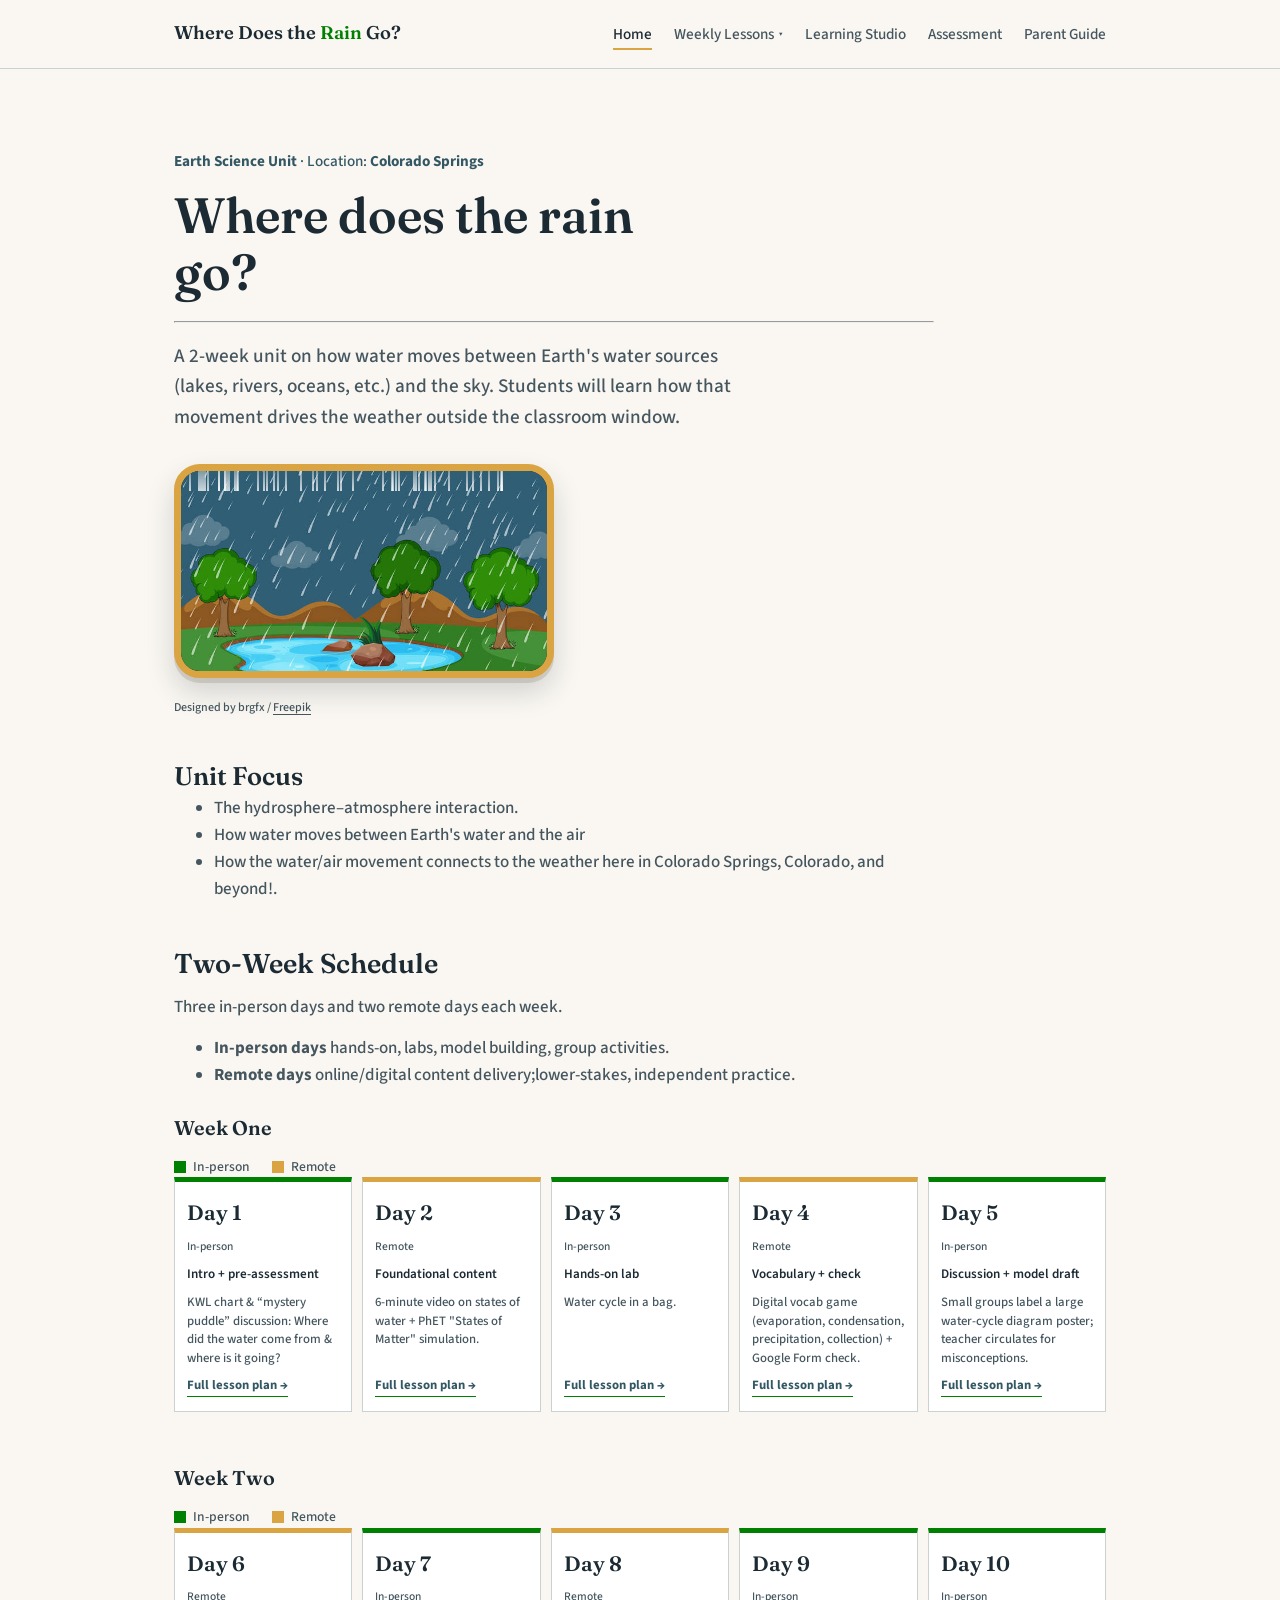
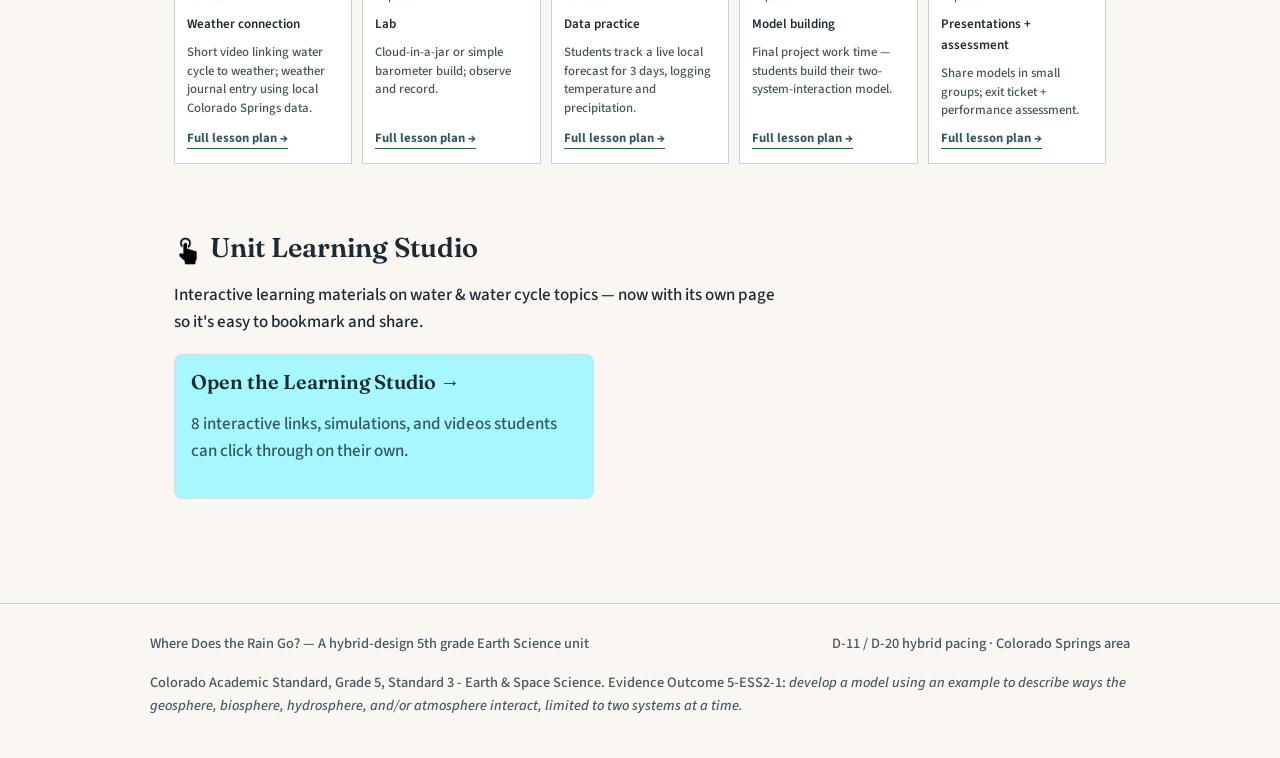
<file: index.html>
<!DOCTYPE html>
<html lang="en">
<head>
<meta charset="UTF-8">
<meta name="viewport" content="width=device-width, initial-scale=1.0">
<title>Where Does the Rain Go? · 5th Grade Earth Science Unit</title>
<meta name="description" content="A two-week hybrid 5th grade Earth science unit on the water cycle and weather, built for Colorado Springs classrooms.">
<link rel="stylesheet" href="style.css">
</head>
<body>

<header class="site-header">
  <div class="wrap">
    <a class="mark" href="index.html">Where Does the <span>Rain</span> Go?</a>
    <nav class="site-nav">
      <a href="index.html" aria-current="page">Home</a>
      <details class="nav-dropdown">
        <summary>Weekly Lessons</summary>
        <div class="dropdown-menu">
          <a href="day1-lesson.html">Day 1</a>
          <a href="day2-lesson.html">Day 2</a>
          <a href="day3-lesson.html">Day 3</a>
          <a href="day4-lesson.html">Day 4</a>
          <a href="day5-lesson.html">Day 5</a>
          <a href="day6-lesson.html">Day 6</a>
          <a href="day7-lesson.html">Day 7</a>
          <a href="day8-lesson.html">Day 8</a>
          <a href="day9-lesson.html">Day 9</a>
          <a href="day10-lesson.html">Day 10</a>
        </div>
      </details>
      <a href="learning-studio.html">Learning Studio</a>
      <a href="assessment.html">Assessment</a>
      <a href="parent-guide.html">Parent Guide</a>
    </nav>
  </div>
</header>
<main>
  <div class="hero">
    <p class="eyebrow"><b>Earth Science Unit</b> · Location: <b>Colorado Springs</b></p>
    <h1>Where does the rain go?</h1><hr>
    <p class="lede">A 2-week unit on how water moves between Earth's water sources (lakes, rivers, oceans, etc.) and the sky. Students will learn how that movement drives the weather outside the classroom window.</p>
  </div>
  <div class="hero-flex">
    <div class="rain-scene" role="img" aria-label="Illustration of a rainy pond scene with trees">
      <img src="assets/rain-pond-scene.jpg" alt="Illustration of rain falling over a pond surrounded by trees and hills">
      <div class="drops">
        <span class="drop" style="left:32.4%; animation-duration:0.93s; animation-delay:0.3s;"></span>
        <span class="drop" style="left:7.2%; animation-duration:0.78s; animation-delay:1.07s;"></span>
        <span class="drop" style="left:5.8%; animation-duration:0.62s; animation-delay:1.01s;"></span>
        <span class="drop" style="left:43.4%; animation-duration:0.65s; animation-delay:0.14s;"></span>
        <span class="drop" style="left:42.5%; animation-duration:0.66s; animation-delay:1.65s;"></span>
        <span class="drop" style="left:22.3%; animation-duration:1.07s; animation-delay:1.25s;"></span>
        <span class="drop" style="left:57.7%; animation-duration:1.09s; animation-delay:0.79s;"></span>
        <span class="drop" style="left:4.7%; animation-duration:0.74s; animation-delay:1.72s;"></span>
        <span class="drop" style="left:14.4%; animation-duration:0.75s; animation-delay:0.24s;"></span>
        <span class="drop" style="left:81.6%; animation-duration:0.89s; animation-delay:0.36s;"></span>
        <span class="drop" style="left:63.9%; animation-duration:0.87s; animation-delay:0.74s;"></span>
        <span class="drop" style="left:6.3%; animation-duration:0.7s; animation-delay:0.12s;"></span>
        <span class="drop" style="left:68.0%; animation-duration:0.76s; animation-delay:0.86s;"></span>
        <span class="drop" style="left:58.6%; animation-duration:0.75s; animation-delay:0.91s;"></span>
        <span class="drop" style="left:79.4%; animation-duration:0.72s; animation-delay:1.4s;"></span>
        <span class="drop" style="left:57.4%; animation-duration:1.04s; animation-delay:1.05s;"></span>
        <span class="drop" style="left:72.9%; animation-duration:1.09s; animation-delay:0.58s;"></span>
        <span class="drop" style="left:11.8%; animation-duration:0.98s; animation-delay:0.84s;"></span>
        <span class="drop" style="left:15.2%; animation-duration:0.62s; animation-delay:0.98s;"></span>
        <span class="drop" style="left:66.8%; animation-duration:0.89s; animation-delay:1.53s;"></span>
        <span class="drop" style="left:87.5%; animation-duration:0.95s; animation-delay:0.63s;"></span>
        <span class="drop" style="left:59.4%; animation-duration:0.83s; animation-delay:1.16s;"></span>
        <span class="drop" style="left:84.0%; animation-duration:0.84s; animation-delay:1.89s;"></span>
        <span class="drop" style="left:66.4%; animation-duration:0.95s; animation-delay:0.12s;"></span>
        <span class="drop" style="left:64.7%; animation-duration:1.01s; animation-delay:1.99s;"></span>
        <span class="drop" style="left:28.5%; animation-duration:0.93s; animation-delay:0.77s;"></span>
        <span class="drop" style="left:2.3%; animation-duration:0.68s; animation-delay:0.92s;"></span>
        <span class="drop" style="left:11.7%; animation-duration:0.98s; animation-delay:0.12s;"></span>
        <span class="drop" style="left:12.9%; animation-duration:0.8s; animation-delay:0.5s;"></span>
        <span class="drop" style="left:87.1%; animation-duration:0.82s; animation-delay:0.16s;"></span>
        <span class="drop" style="left:54.9%; animation-duration:1.01s; animation-delay:1.77s;"></span>
        <span class="drop" style="left:86.4%; animation-duration:0.81s; animation-delay:0.56s;"></span>
        <span class="drop" style="left:35.9%; animation-duration:1.08s; animation-delay:1.77s;"></span>
        <span class="drop" style="left:15.1%; animation-duration:0.72s; animation-delay:0.35s;"></span>
        <span class="drop" style="left:23.3%; animation-duration:0.89s; animation-delay:0.97s;"></span>
        <span class="drop" style="left:26.3%; animation-duration:0.81s; animation-delay:0.01s;"></span>
        <span class="drop" style="left:36.9%; animation-duration:1.08s; animation-delay:1.13s;"></span>
        <span class="drop" style="left:69.0%; animation-duration:0.91s; animation-delay:1.03s;"></span>
        <span class="drop" style="left:67.6%; animation-duration:1.05s; animation-delay:0.11s;"></span>
        <span class="drop" style="left:78.0%; animation-duration:1.0s; animation-delay:1.75s;"></span>
        <span class="drop" style="left:39.2%; animation-duration:0.65s; animation-delay:0.8s;"></span>
        <span class="drop" style="left:63.4%; animation-duration:0.63s; animation-delay:0.12s;"></span>
        <span class="drop" style="left:20.9%; animation-duration:0.77s; animation-delay:0.32s;"></span>
        <span class="drop" style="left:5.3%; animation-duration:0.68s; animation-delay:0.0s;"></span>
        <span class="drop" style="left:10.1%; animation-duration:0.61s; animation-delay:0.73s;"></span>
        <span class="drop" style="left:87.4%; animation-duration:0.67s; animation-delay:1.23s;"></span>
        <span class="drop" style="left:25.2%; animation-duration:0.78s; animation-delay:0.69s;"></span>
        <span class="drop" style="left:12.3%; animation-duration:1.1s; animation-delay:1.7s;"></span>
        <span class="drop" style="left:46.6%; animation-duration:0.64s; animation-delay:0.97s;"></span>
        <span class="drop" style="left:10.2%; animation-duration:0.73s; animation-delay:0.69s;"></span>
      </div>
    </div>
    <p class="scene-credit">Designed by brgfx / <a href="https://www.freepik.com" target="_blank" rel="noopener">Freepik</a></p>

<div class="focus-content">
  <h2>Unit Focus</h2>
  <ul class="section-lede">
    <li>The hydrosphere–atmosphere interaction.</li>
    <li>How water moves between Earth's water and the air</li>
    <li>How the water/air movement connects to the weather here in Colorado Springs, Colorado, and beyond!.</li>
  </ul>
</div>
  <section id="schedule">
    <h2>Two-Week Schedule</h2>
    <div class="focus-content">
  <p class="section-lede">Three in-person days and two remote days each week.</p>
  <ul class="section-lede">
    <li><strong>In-person days</strong> hands-on, labs, model building, group activities.</li>
    <li><strong>Remote days</strong> online/digital content delivery;lower-stakes, independent practice.</li>
  </ul>
</div>
    <div class="weeks">
      <div><br>
       <h3>Week One</h3>
                  <div class="legend">
           <span><span class="swatch in-person"></span> In-person</span>
           <span><span class="swatch remote"></span> Remote</span>
          </div>
        <div class="week-row">
          <div class="day-card in-person">
            <span class="day-num">Day 1</span>
            <span class="day-mode">In-person</span>
            <span class="day-focus">Intro + pre-assessment</span>
            <span class="day-activity">KWL chart & “mystery puddle” discussion: Where did the water come from & where is it going?</span>
            <a class="day-link" href="day1-lesson.html"><b>Full lesson plan →</b></a>
          </div>

          <div class="day-card remote">
            <span class="day-num">Day 2</span>
            <span class="day-mode">Remote</span>
            <span class="day-focus">Foundational content</span>
            <span class="day-activity">6-minute video on states of water + PhET "States of Matter" simulation.</span>
            <a class="day-link" href="day2-lesson.html"><b>Full lesson plan →</b></a>
          </div>

          <div class="day-card in-person">
            <span class="day-num">Day 3</span>
            <span class="day-mode">In-person</span>
            <span class="day-focus">Hands-on lab</span>
            <span class="day-activity">Water cycle in a bag.</span>
            <a class="day-link" href="day3-lesson.html"><b>Full lesson plan →</b></a>
          </div>

          <div class="day-card remote">
            <span class="day-num">Day 4</span>
            <span class="day-mode">Remote</span>
            <span class="day-focus">Vocabulary + check</span>
            <span class="day-activity">Digital vocab game (evaporation, condensation, precipitation, collection) + Google Form check.</span>
            <a class="day-link" href="day4-lesson.html"><b>Full lesson plan →</b></a>
          </div>

          <div class="day-card in-person">
            <span class="day-num">Day 5</span>
            <span class="day-mode">In-person</span>
            <span class="day-focus">Discussion + model draft</span>
            <span class="day-activity">Small groups label a large water-cycle diagram poster; teacher circulates for misconceptions.</span>
            <a class="day-link" href="day5-lesson.html"><b>Full lesson plan →</b></a>
          </div>
        </div>
      </div>
      <div><br>
       <h3>Week Two</h3>
                  <div class="legend">
           <span><span class="swatch in-person"></span> In-person</span>
           <span><span class="swatch remote"></span> Remote</span>
          </div>
        <div class="week-row">
          <div class="day-card remote">
            <span class="day-num">Day 6</span>
            <span class="day-mode">Remote</span>
            <span class="day-focus">Weather connection</span>
            <span class="day-activity">Short video linking water cycle to weather; weather journal entry using local Colorado Springs data.</span>
            <a class="day-link" href="day6-lesson.html"><b>Full lesson plan →</b></a>
          </div>

          <div class="day-card in-person">
            <span class="day-num">Day 7</span>
            <span class="day-mode">In-person</span>
            <span class="day-focus">Lab</span>
            <span class="day-activity">Cloud-in-a-jar or simple barometer build; observe and record.</span>
            <a class="day-link" href="day7-lesson.html"><b>Full lesson plan →</b></a>
          </div>

          <div class="day-card remote">
            <span class="day-num">Day 8</span>
            <span class="day-mode">Remote</span>
            <span class="day-focus">Data practice</span>
            <span class="day-activity">Students track a live local forecast for 3 days, logging temperature and precipitation.</span>
            <a class="day-link" href="day8-lesson.html"><b>Full lesson plan →</b></a>
          </div>

          <div class="day-card in-person">
            <span class="day-num">Day 9</span>
            <span class="day-mode">In-person</span>
            <span class="day-focus">Model building</span>
            <span class="day-activity">Final project work time — students build their two-system-interaction model.</span>
            <a class="day-link" href="day9-lesson.html"><b>Full lesson plan →</b></a>
          </div>

          <div class="day-card in-person">
            <span class="day-num">Day 10</span>
            <span class="day-mode">In-person</span>
            <span class="day-focus">Presentations + assessment</span>
            <span class="day-activity">Share models in small groups; exit ticket + performance assessment.</span>
            <a class="day-link" href="day10-lesson.html"><b>Full lesson plan →</b></a>
          </div>
        </div>
      </div>
    </div>
  </section>
  <section>
    <h2><img src="assets/icons8-interactive-67.png" alt="" width="28" height="28" style="vertical-align:middle; margin-right:8px;">Unit Learning Studio</h2>
    <p>Interactive learning materials on water &amp; water cycle topics — now with its own page so it's easy to bookmark and share.</p>
    <a class="card" href="learning-studio.html" style="text-decoration:none; background:#A7F7FF; margin-top:18px; display:block; max-width:420px;">
      <h3>Open the Learning Studio →</h3>
      <p>8 interactive links, simulations, and videos students can click through on their own.</p>
    </a>
  </section>
</main>
<footer class="site-footer">
  <div class="wrap">
    <span>Where Does the Rain Go? — A hybrid-design 5th grade Earth Science unit</span>
    <span>D-11 / D-20 hybrid pacing · Colorado Springs area</span>
    <span>Colorado Academic Standard, Grade 5, Standard 3 - Earth & Space Science. Evidence Outcome 5-ESS2-1: <i>develop a model using an example to describe ways the geosphere, biosphere, hydrosphere, and/or atmosphere interact, limited to two systems at a time.</i></span>
  </div>
</footer>
</body>
</html>
</file>
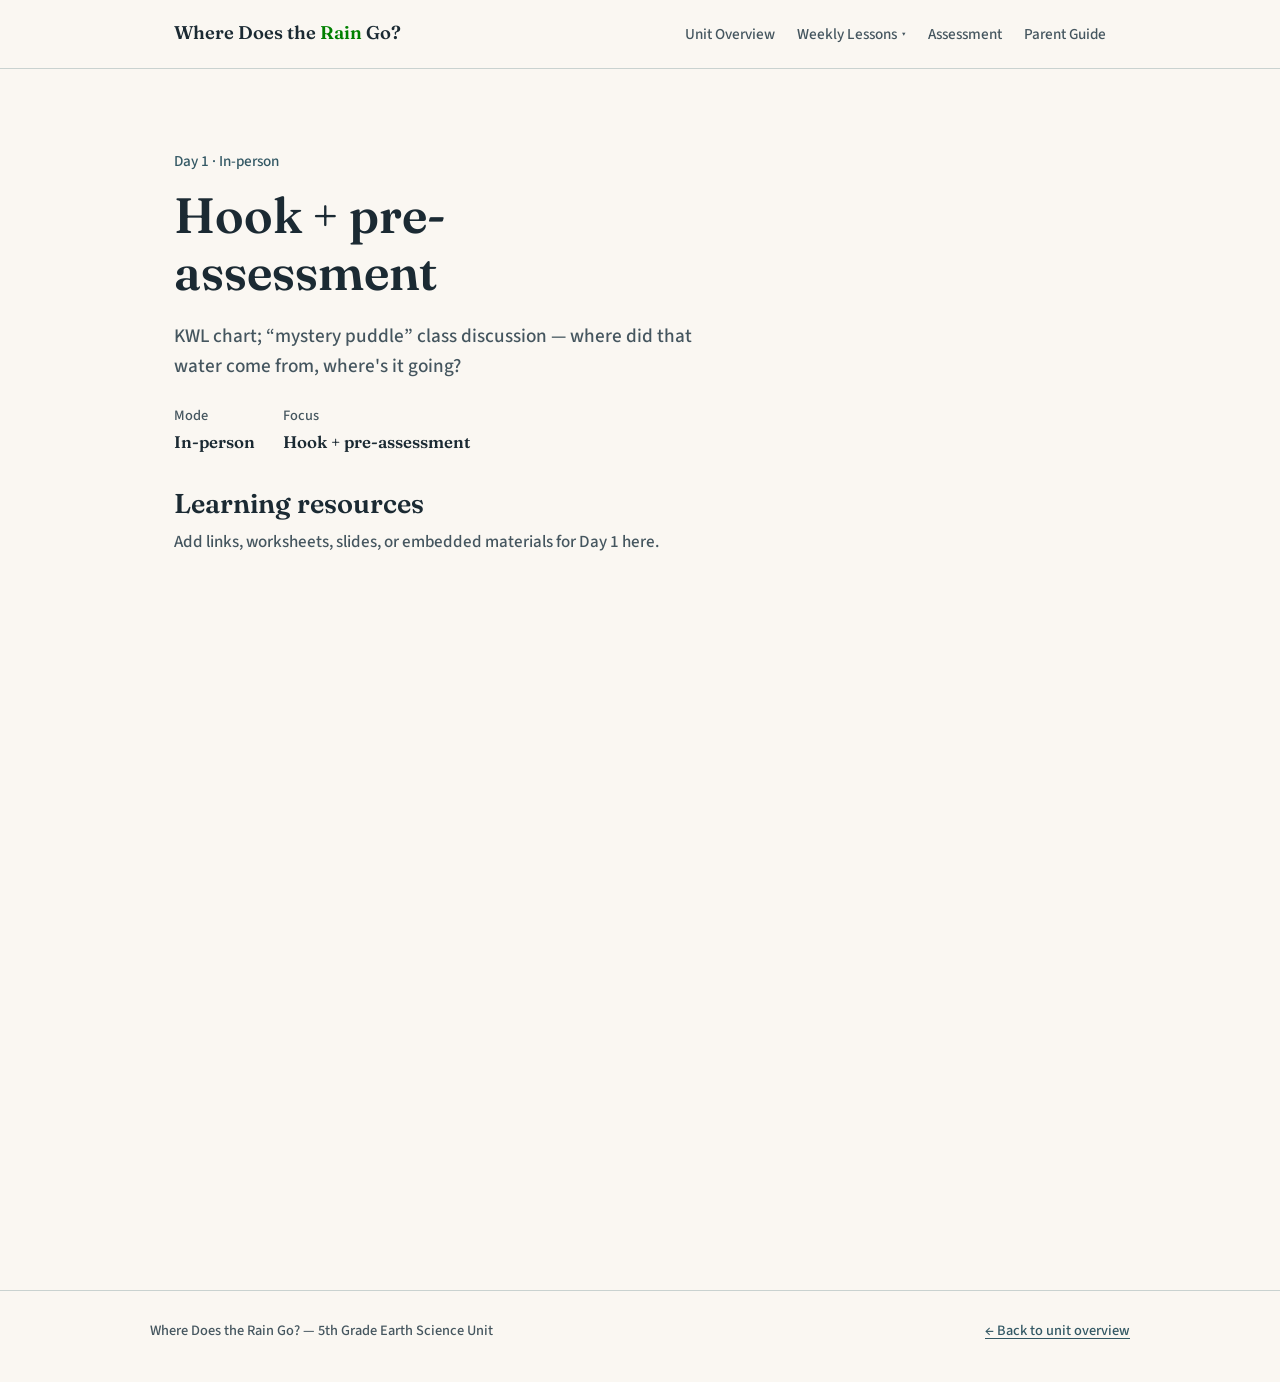
<file: day1-lesson.html>
<!DOCTYPE html>
<html lang="en">
<head>
<meta charset="UTF-8">
<meta name="viewport" content="width=device-width, initial-scale=1.0">
<title>Day 1 · Where Does the Rain Go?</title>
<link rel="stylesheet" href="style.css">
</head>
<body>

<header class="site-header">
  <div class="wrap">
    <a class="mark" href="index.html">Where Does the <span>Rain</span> Go?</a>
    <nav class="site-nav">
      <a href="index.html">Unit Overview</a>
      <details class="nav-dropdown">
        <summary>Weekly Lessons</summary>
        <div class="dropdown-menu">
          <a href="day1-lesson.html" aria-current="page">Day 1</a>
          <a href="day2-lesson.html">Day 2</a>
          <a href="day3-lesson.html">Day 3</a>
          <a href="day4-lesson.html">Day 4</a>
          <a href="day5-lesson.html">Day 5</a>
          <a href="day6-lesson.html">Day 6</a>
          <a href="day7-lesson.html">Day 7</a>
          <a href="day8-lesson.html">Day 8</a>
          <a href="day9-lesson.html">Day 9</a>
          <a href="day10-lesson.html">Day 10</a>
        </div>
      </details>
      <a href="assessment.html">Assessment</a>
      <a href="parent-guide.html">Parent Guide</a>
    </nav>
  </div>
</header>

<main>

  <div class="hero" style="padding-bottom:0;">
    <p class="eyebrow">Day 1 · In-person</p>
    <h1>Hook + pre-assessment</h1>
    <p class="lede">KWL chart; “mystery puddle” class discussion — where did that water come from, where's it going?</p>
  </div>

  <div class="meta-row">
    <div><span class="k">Mode</span><span class="v">In-person</span></div>
    <div><span class="k">Focus</span><span class="v">Hook + pre-assessment</span></div>
  </div>

  <section id="resources">
    <h2>Learning resources</h2>
    <p class="section-lede">Add links, worksheets, slides, or embedded materials for Day 1 here.</p>
    <iframe src="https://water.usgs.gov/vizlab/water-cycle" width="100%" height="600" style="border:none;"></iframe>

    <!--
      Drop resources in below, for example:

      <div class="card-grid">
        <a class="card" href="https://example.com" target="_blank" rel="noopener" style="text-decoration:none;">
          <img class="thumb" src="assets/your-image.jpg" alt="Describe the image">
          <h3>Resource name</h3>
          <p>Short description of what this resource is and how it's used in class.</p>
        </a>
      </div>

      The .thumb class auto-crops any image to a consistent 4:3 size,
      so images of any original size or shape will line up neatly.
    -->

  </section>

</main>

<footer class="site-footer">
  <div class="wrap">
    <span>Where Does the Rain Go? — 5th Grade Earth Science Unit</span>
    <a href="index.html">← Back to unit overview</a>
  </div>
</footer>

</body>
</html>
</file>
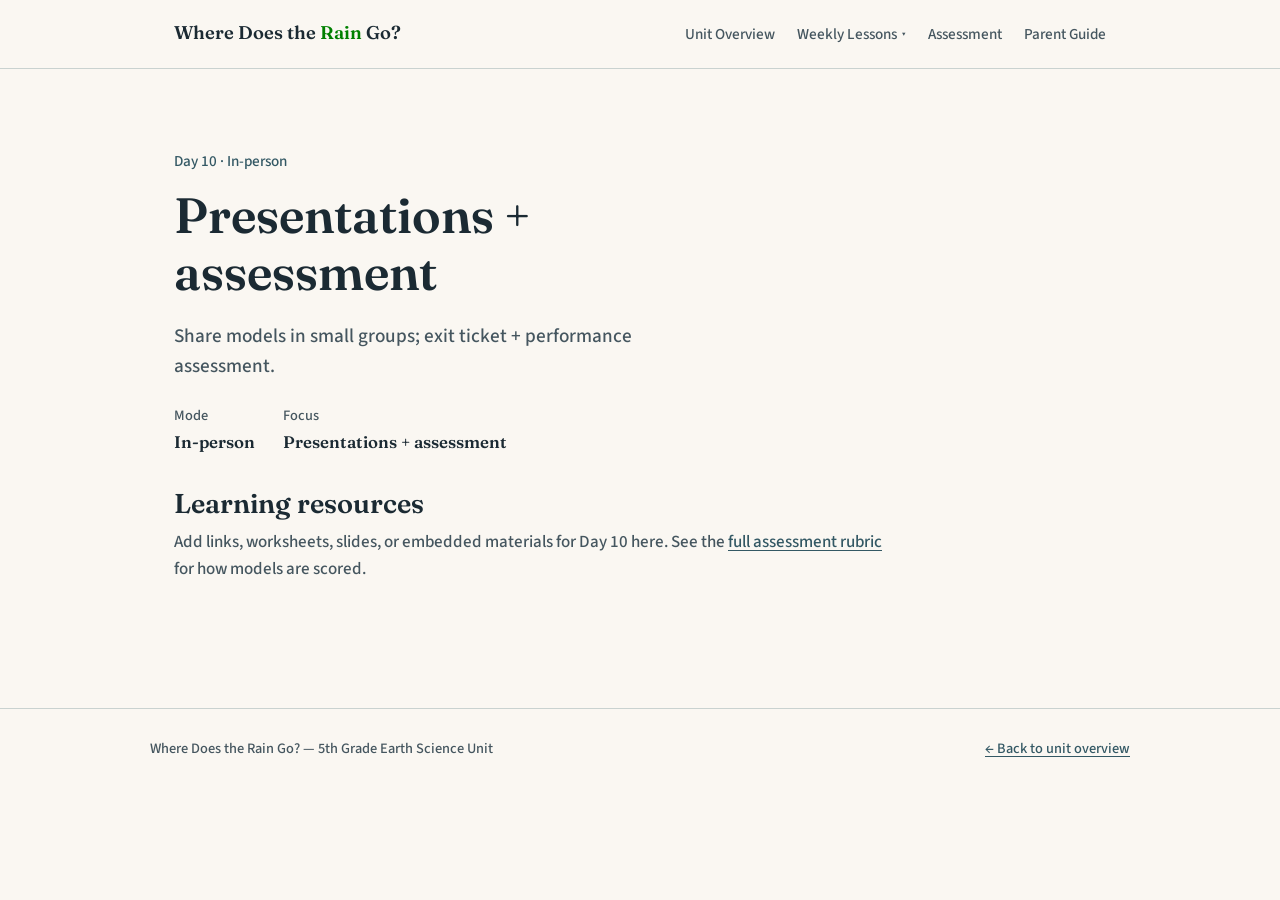
<file: day10-lesson.html>
<!DOCTYPE html>
<html lang="en">
<head>
<meta charset="UTF-8">
<meta name="viewport" content="width=device-width, initial-scale=1.0">
<title>Day 10 · Where Does the Rain Go?</title>
<link rel="stylesheet" href="style.css">
</head>
<body>

<header class="site-header">
  <div class="wrap">
    <a class="mark" href="index.html">Where Does the <span>Rain</span> Go?</a>
    <nav class="site-nav">
      <a href="index.html">Unit Overview</a>
      <details class="nav-dropdown">
        <summary>Weekly Lessons</summary>
        <div class="dropdown-menu">
          <a href="day1-lesson.html">Day 1</a>
          <a href="day2-lesson.html">Day 2</a>
          <a href="day3-lesson.html">Day 3</a>
          <a href="day4-lesson.html">Day 4</a>
          <a href="day5-lesson.html">Day 5</a>
          <a href="day6-lesson.html">Day 6</a>
          <a href="day7-lesson.html">Day 7</a>
          <a href="day8-lesson.html">Day 8</a>
          <a href="day9-lesson.html">Day 9</a>
          <a href="day10-lesson.html" aria-current="page">Day 10</a>
        </div>
      </details>
      <a href="assessment.html">Assessment</a>
      <a href="parent-guide.html">Parent Guide</a>
    </nav>
  </div>
</header>

<main>

  <div class="hero" style="padding-bottom:0;">
    <p class="eyebrow">Day 10 · In-person</p>
    <h1>Presentations + assessment</h1>
    <p class="lede">Share models in small groups; exit ticket + performance assessment.</p>
  </div>

  <div class="meta-row">
    <div><span class="k">Mode</span><span class="v">In-person</span></div>
    <div><span class="k">Focus</span><span class="v">Presentations + assessment</span></div>
  </div>

  <section id="resources">
    <h2>Learning resources</h2>
    <p class="section-lede">Add links, worksheets, slides, or embedded materials for Day 10 here. See the <a href="assessment.html">full assessment rubric</a> for how models are scored.</p>

    <!--
      Drop resources in below, for example:

      <div class="card-grid">
        <a class="card" href="https://example.com" target="_blank" rel="noopener" style="text-decoration:none;">
          <img class="thumb" src="assets/your-image.jpg" alt="Describe the image">
          <h3>Resource name</h3>
          <p>Short description of what this resource is and how it's used in class.</p>
        </a>
      </div>

      The .thumb class auto-crops any image to a consistent 4:3 size,
      so images of any original size or shape will line up neatly.
    -->

  </section>

</main>

<footer class="site-footer">
  <div class="wrap">
    <span>Where Does the Rain Go? — 5th Grade Earth Science Unit</span>
    <a href="index.html">← Back to unit overview</a>
  </div>
</footer>

</body>
</html>
</file>
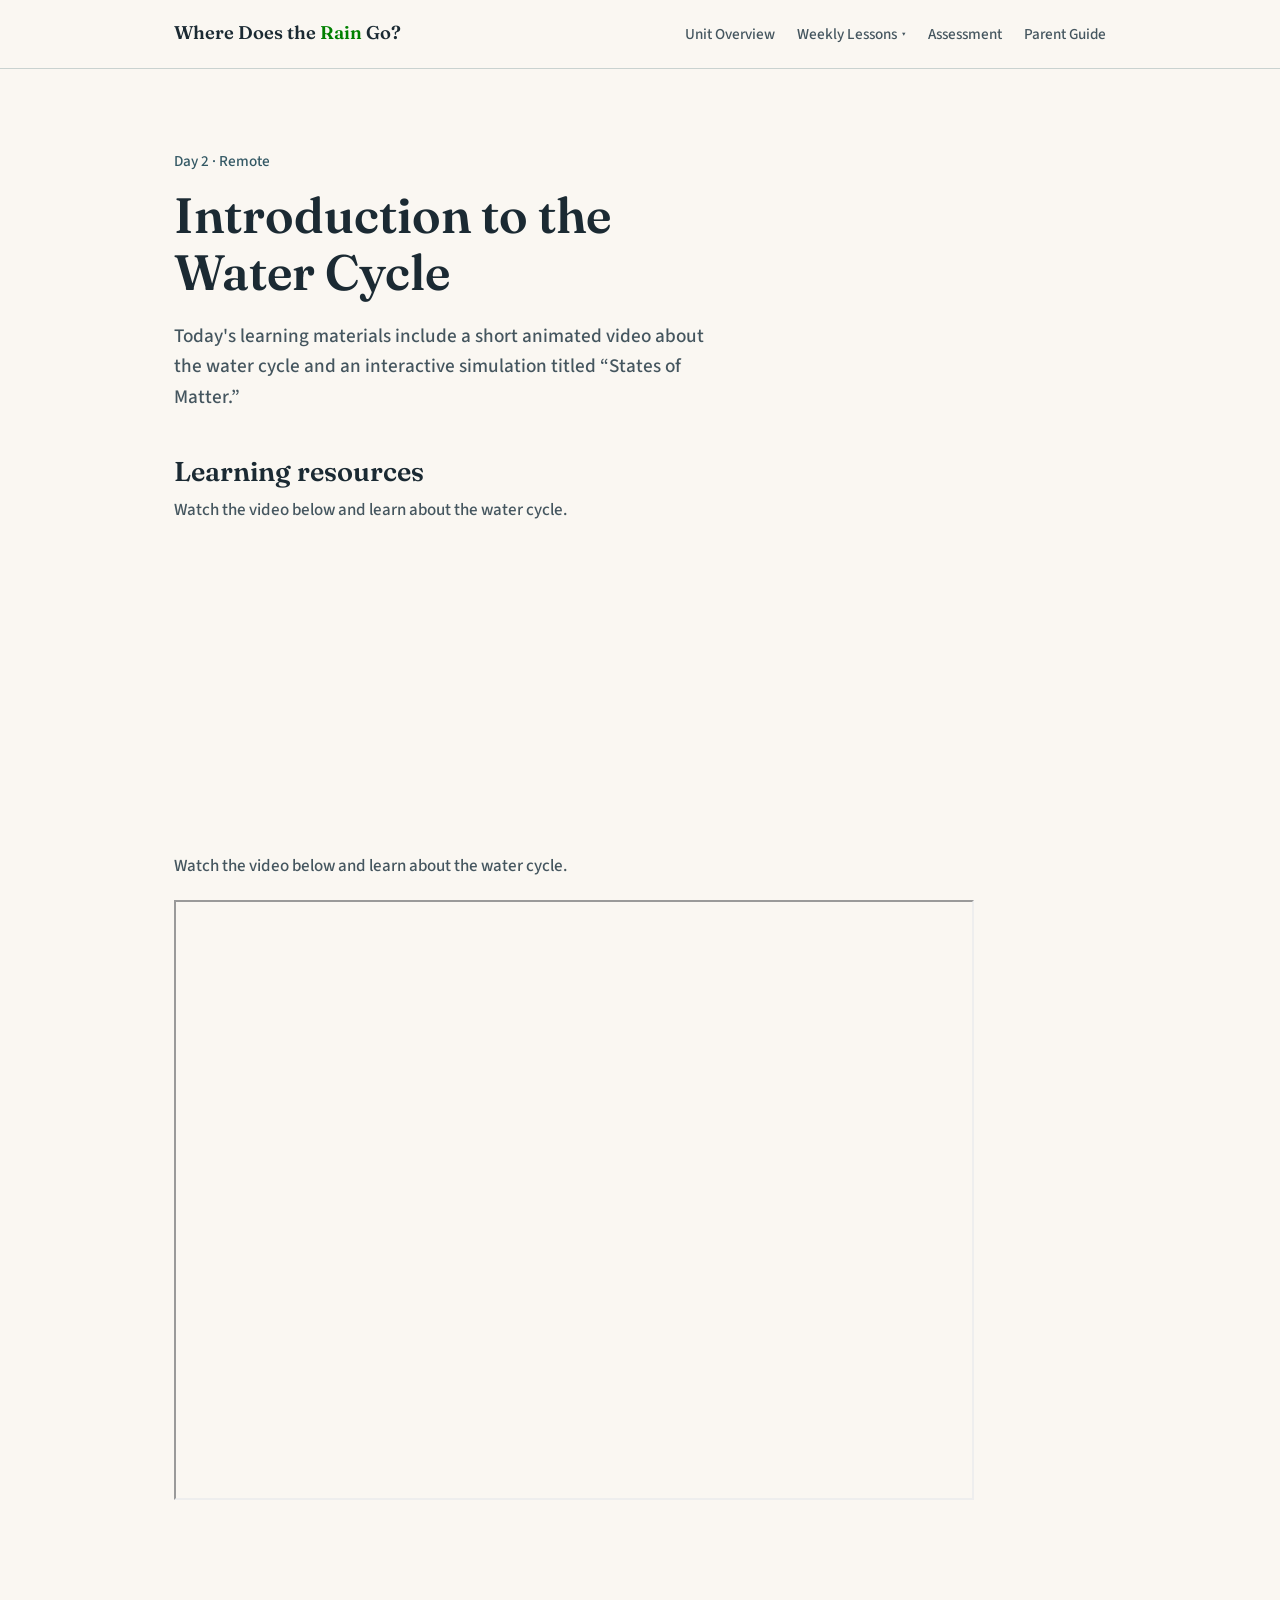
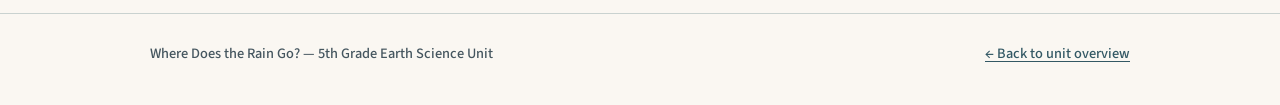
<file: day2-lesson.html>
<!DOCTYPE html>
<html lang="en">
<head>
<meta charset="UTF-8">
<meta name="viewport" content="width=device-width, initial-scale=1.0">
<title>Day 2 · Where Does the Rain Go?</title>
<link rel="stylesheet" href="style.css">
</head>
<body>

<header class="site-header">
  <div class="wrap">
    <a class="mark" href="index.html">Where Does the <span>Rain</span> Go?</a>
    <nav class="site-nav">
      <a href="index.html">Unit Overview</a>
      <details class="nav-dropdown">
        <summary>Weekly Lessons</summary>
        <div class="dropdown-menu">
          <a href="day1-lesson.html">Day 1</a>
          <a href="day2-lesson.html" aria-current="page">Day 2</a>
          <a href="day3-lesson.html">Day 3</a>
          <a href="day4-lesson.html">Day 4</a>
          <a href="day5-lesson.html">Day 5</a>
          <a href="day6-lesson.html">Day 6</a>
          <a href="day7-lesson.html">Day 7</a>
          <a href="day8-lesson.html">Day 8</a>
          <a href="day9-lesson.html">Day 9</a>
          <a href="day10-lesson.html">Day 10</a>
        </div>
      </details>
      <a href="assessment.html">Assessment</a>
      <a href="parent-guide.html">Parent Guide</a>
    </nav>
  </div>
</header>

<main>

  <div class="hero" style="padding-bottom:0;">
    <p class="eyebrow">Day 2 · Remote</p>
    <h1>Introduction to the Water Cycle</h1>
    <p class="lede">Today's learning materials include a short animated video about the water cycle and an interactive simulation titled “States of Matter.”</p>
  </div>
  <section id="resources">
    <h2>Learning resources</h2>
    <p class="section-lede">Watch the video below and learn about the water cycle.</p>
       <div class="video-embed">
       <iframe width="560" height="315" src="https://www.youtube.com/embed/LkGvA0WZS5o?si=YdZmG4DQlsOOw6GL" title="YouTube video player" frameborder="0" allow="accelerometer; autoplay; clipboard-write; encrypted-media; gyroscope; picture-in-picture; web-share" referrerpolicy="strict-origin-when-cross-origin" allowfullscreen></iframe>
       </div>
        <div><p class="section-lede">Watch the video below and learn about the water cycle.</p>
        <iframe src="https://phet.colorado.edu/sims/html/states-of-matter/latest/states-of-matter_en.html"
        width="800" height="600" allowfullscreen> </iframe> 
              </div>
       

    <!--
      Drop resources in below, for example:

      <div class="card-grid">
        <a class="card" href="https://example.com" target="_blank" rel="noopener" style="text-decoration:none;">
          <img class="thumb" src="assets/your-image.jpg" alt="Describe the image">
          <h3>Resource name</h3>
          <p>Short description of what this resource is and how it's used in class.</p>
        </a>
      </div>

      The .thumb class auto-crops any image to a consistent 4:3 size,
      so images of any original size or shape will line up neatly.
    -->

  </section>

</main>

<footer class="site-footer">
  <div class="wrap">
    <span>Where Does the Rain Go? — 5th Grade Earth Science Unit</span>
    <a href="index.html">← Back to unit overview</a>
  </div>
</footer>

</body>
</html>
</file>
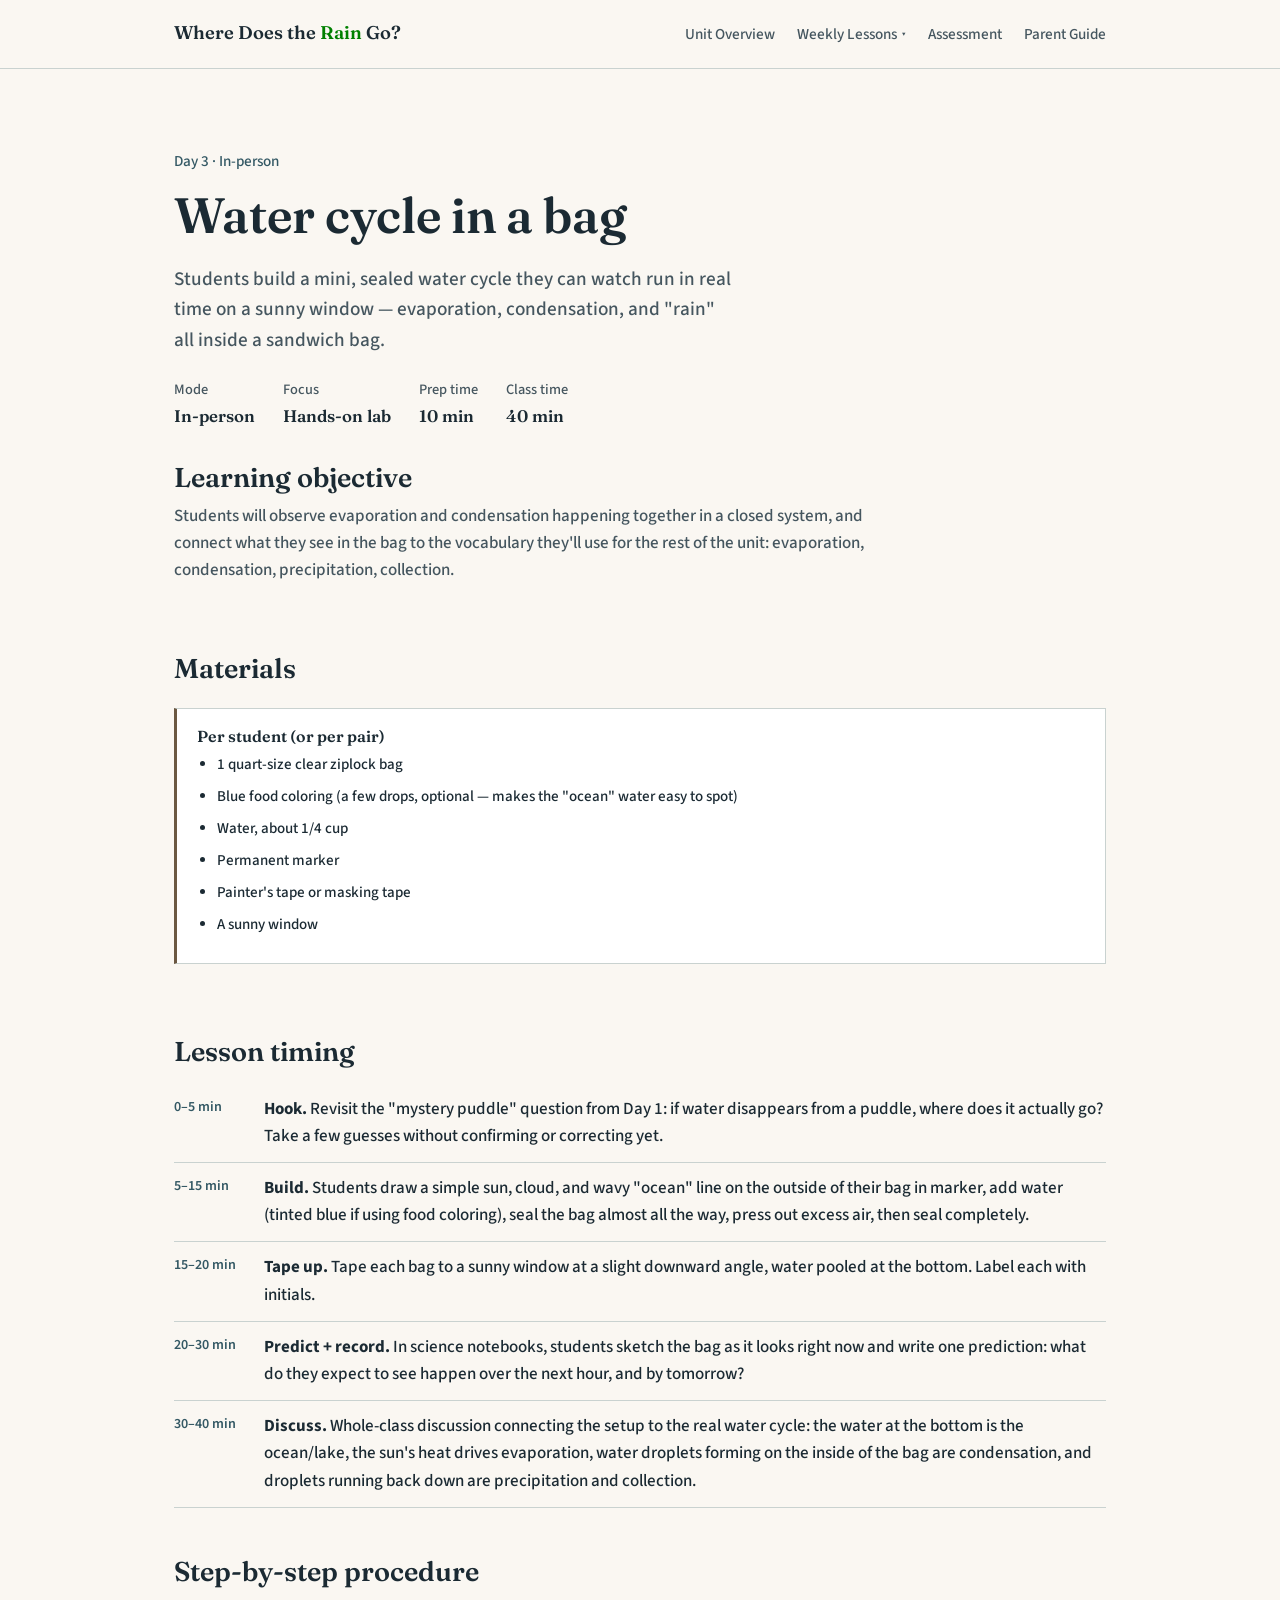
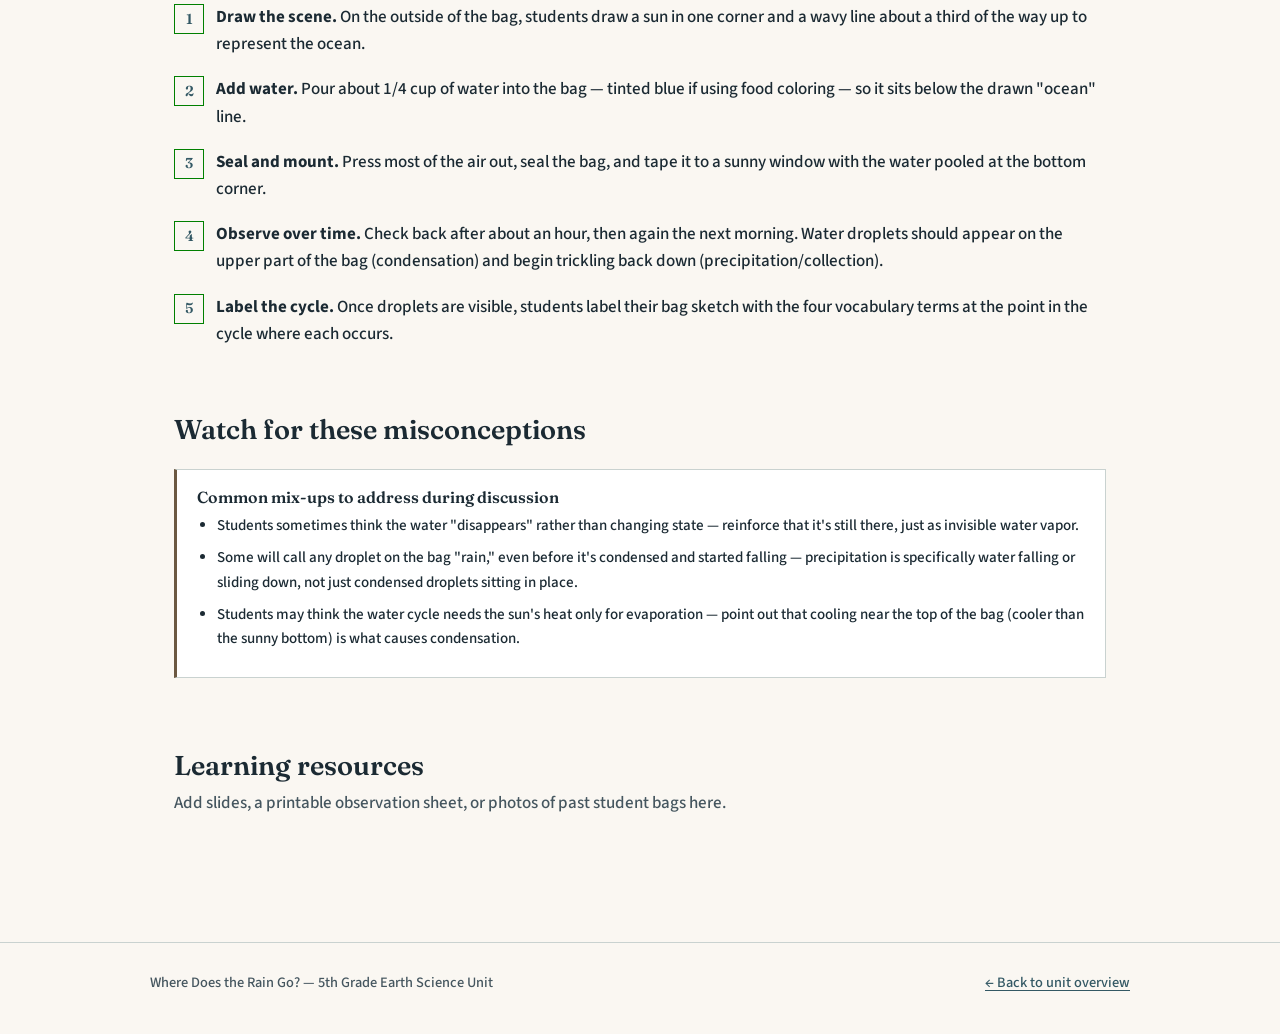
<file: day3-lesson.html>
<!DOCTYPE html>
<html lang="en">
<head>
<meta charset="UTF-8">
<meta name="viewport" content="width=device-width, initial-scale=1.0">
<title>Day 3 · Where Does the Rain Go?</title>
<link rel="stylesheet" href="style.css">
</head>
<body>

<header class="site-header">
  <div class="wrap">
    <a class="mark" href="index.html">Where Does the <span>Rain</span> Go?</a>
    <nav class="site-nav">
      <a href="index.html">Unit Overview</a>
      <details class="nav-dropdown">
        <summary>Weekly Lessons</summary>
        <div class="dropdown-menu">
          <a href="day1-lesson.html">Day 1</a>
          <a href="day2-lesson.html">Day 2</a>
          <a href="day3-lesson.html" aria-current="page">Day 3</a>
          <a href="day4-lesson.html">Day 4</a>
          <a href="day5-lesson.html">Day 5</a>
          <a href="day6-lesson.html">Day 6</a>
          <a href="day7-lesson.html">Day 7</a>
          <a href="day8-lesson.html">Day 8</a>
          <a href="day9-lesson.html">Day 9</a>
          <a href="day10-lesson.html">Day 10</a>
        </div>
      </details>
      <a href="assessment.html">Assessment</a>
      <a href="parent-guide.html">Parent Guide</a>
    </nav>
  </div>
</header>

<main>

  <div class="hero" style="padding-bottom:0;">
    <p class="eyebrow">Day 3 · In-person</p>
    <h1>Water cycle in a bag</h1>
    <p class="lede">Students build a mini, sealed water cycle they can watch run in real time on a sunny window — evaporation, condensation, and "rain" all inside a sandwich bag.</p>
  </div>

  <div class="meta-row">
    <div><span class="k">Mode</span><span class="v">In-person</span></div>
    <div><span class="k">Focus</span><span class="v">Hands-on lab</span></div>
    <div><span class="k">Prep time</span><span class="v">10 min</span></div>
    <div><span class="k">Class time</span><span class="v">40 min</span></div>
  </div>

  <section id="objective">
    <h2>Learning objective</h2>
    <p class="section-lede">Students will observe evaporation and condensation happening together in a closed system, and connect what they see in the bag to the vocabulary they'll use for the rest of the unit: evaporation, condensation, precipitation, collection.</p>
  </section>

  <section id="materials">
    <h2>Materials</h2>
    <div class="callout">
      <h3>Per student (or per pair)</h3>
      <ul>
        <li>1 quart-size clear ziplock bag</li>
        <li>Blue food coloring (a few drops, optional — makes the "ocean" water easy to spot)</li>
        <li>Water, about 1/4 cup</li>
        <li>Permanent marker</li>
        <li>Painter's tape or masking tape</li>
        <li>A sunny window</li>
      </ul>
    </div>
  </section>

  <section id="timing">
    <h2>Lesson timing</h2>
    <ul class="timing-list">
      <li>
        <span class="time">0–5 min</span>
        <div><strong>Hook.</strong> Revisit the "mystery puddle" question from Day 1: if water disappears from a puddle, where does it actually go? Take a few guesses without confirming or correcting yet.</div>
      </li>
      <li>
        <span class="time">5–15 min</span>
        <div><strong>Build.</strong> Students draw a simple sun, cloud, and wavy "ocean" line on the outside of their bag in marker, add water (tinted blue if using food coloring), seal the bag almost all the way, press out excess air, then seal completely.</div>
      </li>
      <li>
        <span class="time">15–20 min</span>
        <div><strong>Tape up.</strong> Tape each bag to a sunny window at a slight downward angle, water pooled at the bottom. Label each with initials.</div>
      </li>
      <li>
        <span class="time">20–30 min</span>
        <div><strong>Predict + record.</strong> In science notebooks, students sketch the bag as it looks right now and write one prediction: what do they expect to see happen over the next hour, and by tomorrow?</div>
      </li>
      <li>
        <span class="time">30–40 min</span>
        <div><strong>Discuss.</strong> Whole-class discussion connecting the setup to the real water cycle: the water at the bottom is the ocean/lake, the sun's heat drives evaporation, water droplets forming on the inside of the bag are condensation, and droplets running back down are precipitation and collection.</div>
      </li>
    </ul>
  </section>

  <section id="steps">
    <h2>Step-by-step procedure</h2>
    <ol class="steps">
      <li><strong>Draw the scene.</strong> On the outside of the bag, students draw a sun in one corner and a wavy line about a third of the way up to represent the ocean.</li>
      <li><strong>Add water.</strong> Pour about 1/4 cup of water into the bag — tinted blue if using food coloring — so it sits below the drawn "ocean" line.</li>
      <li><strong>Seal and mount.</strong> Press most of the air out, seal the bag, and tape it to a sunny window with the water pooled at the bottom corner.</li>
      <li><strong>Observe over time.</strong> Check back after about an hour, then again the next morning. Water droplets should appear on the upper part of the bag (condensation) and begin trickling back down (precipitation/collection).</li>
      <li><strong>Label the cycle.</strong> Once droplets are visible, students label their bag sketch with the four vocabulary terms at the point in the cycle where each occurs.</li>
    </ol>
  </section>

  <section id="misconceptions">
    <h2>Watch for these misconceptions</h2>
    <div class="callout" style="border-left-color: var(--soil);">
      <h3>Common mix-ups to address during discussion</h3>
      <ul>
        <li>Students sometimes think the water "disappears" rather than changing state — reinforce that it's still there, just as invisible water vapor.</li>
        <li>Some will call any droplet on the bag "rain," even before it's condensed and started falling — precipitation is specifically water falling or sliding down, not just condensed droplets sitting in place.</li>
        <li>Students may think the water cycle needs the sun's heat only for evaporation — point out that cooling near the top of the bag (cooler than the sunny bottom) is what causes condensation.</li>
      </ul>
    </div>
  </section>

  <section id="resources">
    <h2>Learning resources</h2>
    <p class="section-lede">Add slides, a printable observation sheet, or photos of past student bags here.</p>
  </section>

</main>

<footer class="site-footer">
  <div class="wrap">
    <span>Where Does the Rain Go? — 5th Grade Earth Science Unit</span>
    <a href="index.html">← Back to unit overview</a>
  </div>
</footer>

</body>
</html>
</file>
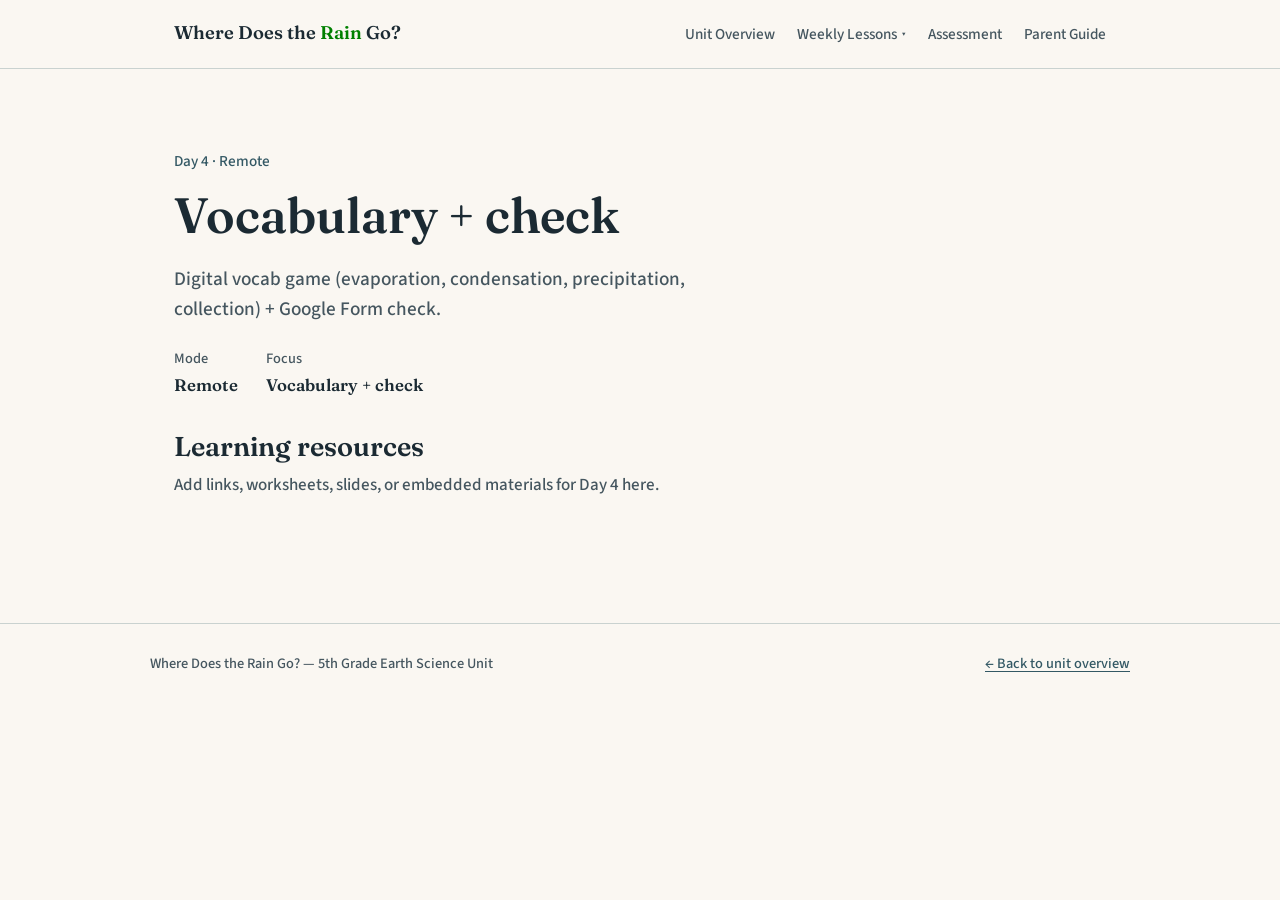
<file: day4-lesson.html>
<!DOCTYPE html>
<html lang="en">
<head>
<meta charset="UTF-8">
<meta name="viewport" content="width=device-width, initial-scale=1.0">
<title>Day 4 · Where Does the Rain Go?</title>
<link rel="stylesheet" href="style.css">
</head>
<body>

<header class="site-header">
  <div class="wrap">
    <a class="mark" href="index.html">Where Does the <span>Rain</span> Go?</a>
    <nav class="site-nav">
      <a href="index.html">Unit Overview</a>
      <details class="nav-dropdown">
        <summary>Weekly Lessons</summary>
        <div class="dropdown-menu">
          <a href="day1-lesson.html">Day 1</a>
          <a href="day2-lesson.html">Day 2</a>
          <a href="day3-lesson.html">Day 3</a>
          <a href="day4-lesson.html" aria-current="page">Day 4</a>
          <a href="day5-lesson.html">Day 5</a>
          <a href="day6-lesson.html">Day 6</a>
          <a href="day7-lesson.html">Day 7</a>
          <a href="day8-lesson.html">Day 8</a>
          <a href="day9-lesson.html">Day 9</a>
          <a href="day10-lesson.html">Day 10</a>
        </div>
      </details>
      <a href="assessment.html">Assessment</a>
      <a href="parent-guide.html">Parent Guide</a>
    </nav>
  </div>
</header>

<main>

  <div class="hero" style="padding-bottom:0;">
    <p class="eyebrow">Day 4 · Remote</p>
    <h1>Vocabulary + check</h1>
    <p class="lede">Digital vocab game (evaporation, condensation, precipitation, collection) + Google Form check.</p>
  </div>

  <div class="meta-row">
    <div><span class="k">Mode</span><span class="v">Remote</span></div>
    <div><span class="k">Focus</span><span class="v">Vocabulary + check</span></div>
  </div>

  <section id="resources">
    <h2>Learning resources</h2>
    <p class="section-lede">Add links, worksheets, slides, or embedded materials for Day 4 here.</p>

    <!--
      Drop resources in below, for example:

      <div class="card-grid">
        <a class="card" href="https://example.com" target="_blank" rel="noopener" style="text-decoration:none;">
          <img class="thumb" src="assets/your-image.jpg" alt="Describe the image">
          <h3>Resource name</h3>
          <p>Short description of what this resource is and how it's used in class.</p>
        </a>
      </div>

      The .thumb class auto-crops any image to a consistent 4:3 size,
      so images of any original size or shape will line up neatly.
    -->

  </section>

</main>

<footer class="site-footer">
  <div class="wrap">
    <span>Where Does the Rain Go? — 5th Grade Earth Science Unit</span>
    <a href="index.html">← Back to unit overview</a>
  </div>
</footer>

</body>
</html>
</file>
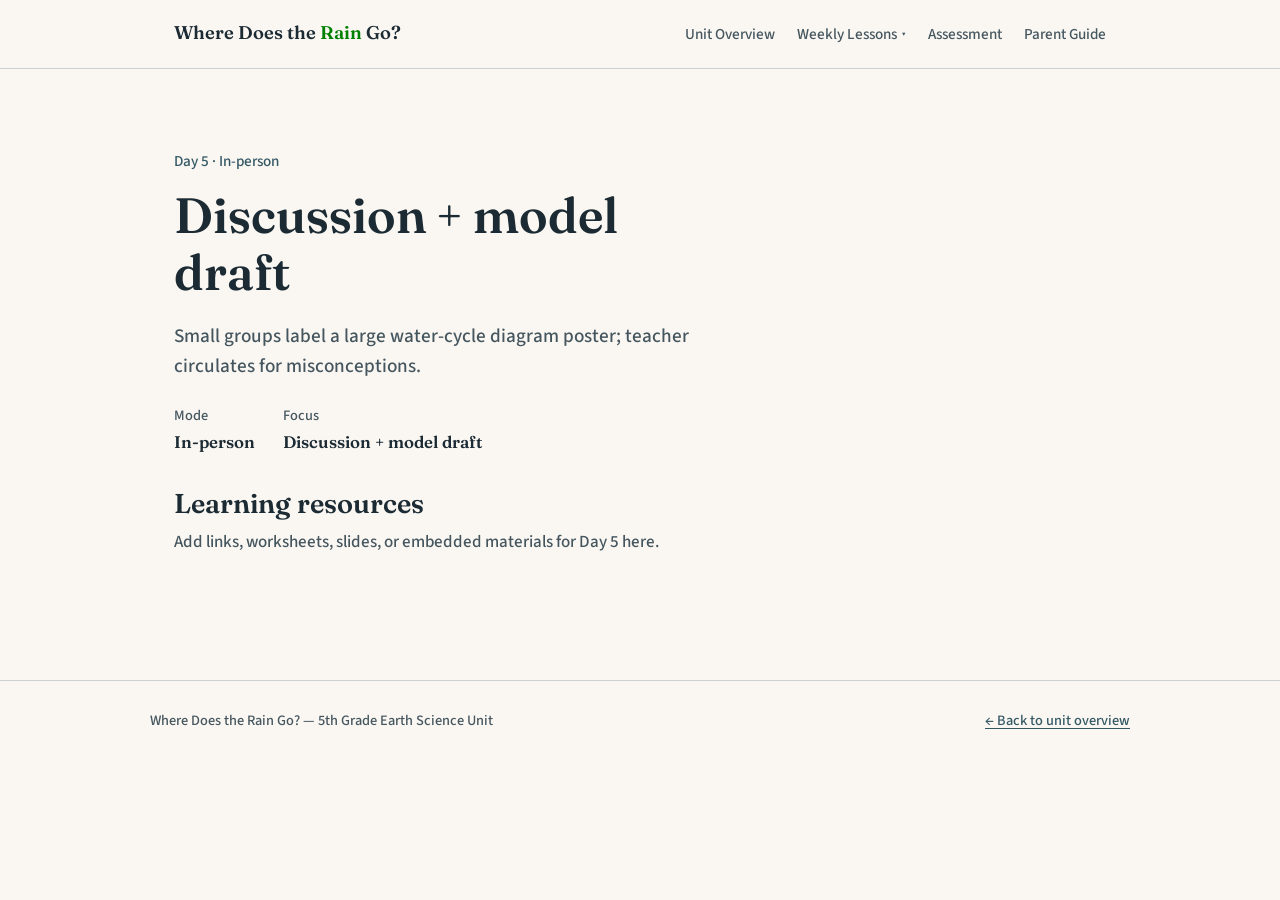
<file: day5-lesson.html>
<!DOCTYPE html>
<html lang="en">
<head>
<meta charset="UTF-8">
<meta name="viewport" content="width=device-width, initial-scale=1.0">
<title>Day 5 · Where Does the Rain Go?</title>
<link rel="stylesheet" href="style.css">
</head>
<body>

<header class="site-header">
  <div class="wrap">
    <a class="mark" href="index.html">Where Does the <span>Rain</span> Go?</a>
    <nav class="site-nav">
      <a href="index.html">Unit Overview</a>
      <details class="nav-dropdown">
        <summary>Weekly Lessons</summary>
        <div class="dropdown-menu">
          <a href="day1-lesson.html">Day 1</a>
          <a href="day2-lesson.html">Day 2</a>
          <a href="day3-lesson.html">Day 3</a>
          <a href="day4-lesson.html">Day 4</a>
          <a href="day5-lesson.html" aria-current="page">Day 5</a>
          <a href="day6-lesson.html">Day 6</a>
          <a href="day7-lesson.html">Day 7</a>
          <a href="day8-lesson.html">Day 8</a>
          <a href="day9-lesson.html">Day 9</a>
          <a href="day10-lesson.html">Day 10</a>
        </div>
      </details>
      <a href="assessment.html">Assessment</a>
      <a href="parent-guide.html">Parent Guide</a>
    </nav>
  </div>
</header>

<main>

  <div class="hero" style="padding-bottom:0;">
    <p class="eyebrow">Day 5 · In-person</p>
    <h1>Discussion + model draft</h1>
    <p class="lede">Small groups label a large water-cycle diagram poster; teacher circulates for misconceptions.</p>
  </div>

  <div class="meta-row">
    <div><span class="k">Mode</span><span class="v">In-person</span></div>
    <div><span class="k">Focus</span><span class="v">Discussion + model draft</span></div>
  </div>

  <section id="resources">
    <h2>Learning resources</h2>
    <p class="section-lede">Add links, worksheets, slides, or embedded materials for Day 5 here.</p>

    <!--
      Drop resources in below, for example:

      <div class="card-grid">
        <a class="card" href="https://example.com" target="_blank" rel="noopener" style="text-decoration:none;">
          <img class="thumb" src="assets/your-image.jpg" alt="Describe the image">
          <h3>Resource name</h3>
          <p>Short description of what this resource is and how it's used in class.</p>
        </a>
      </div>

      The .thumb class auto-crops any image to a consistent 4:3 size,
      so images of any original size or shape will line up neatly.
    -->

  </section>

</main>

<footer class="site-footer">
  <div class="wrap">
    <span>Where Does the Rain Go? — 5th Grade Earth Science Unit</span>
    <a href="index.html">← Back to unit overview</a>
  </div>
</footer>

</body>
</html>
</file>
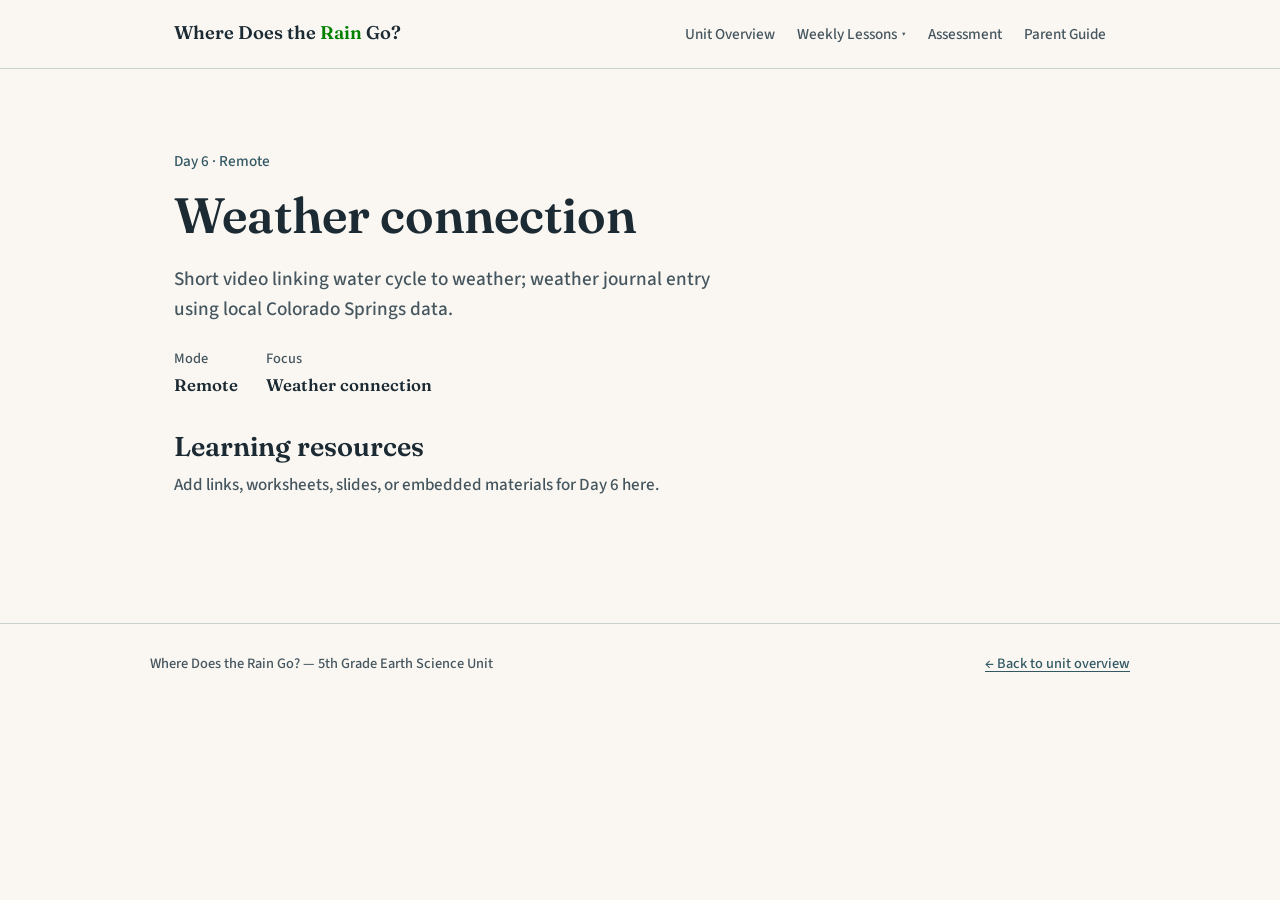
<file: day6-lesson.html>
<!DOCTYPE html>
<html lang="en">
<head>
<meta charset="UTF-8">
<meta name="viewport" content="width=device-width, initial-scale=1.0">
<title>Day 6 · Where Does the Rain Go?</title>
<link rel="stylesheet" href="style.css">
</head>
<body>

<header class="site-header">
  <div class="wrap">
    <a class="mark" href="index.html">Where Does the <span>Rain</span> Go?</a>
    <nav class="site-nav">
      <a href="index.html">Unit Overview</a>
      <details class="nav-dropdown">
        <summary>Weekly Lessons</summary>
        <div class="dropdown-menu">
          <a href="day1-lesson.html">Day 1</a>
          <a href="day2-lesson.html">Day 2</a>
          <a href="day3-lesson.html">Day 3</a>
          <a href="day4-lesson.html">Day 4</a>
          <a href="day5-lesson.html">Day 5</a>
          <a href="day6-lesson.html" aria-current="page">Day 6</a>
          <a href="day7-lesson.html">Day 7</a>
          <a href="day8-lesson.html">Day 8</a>
          <a href="day9-lesson.html">Day 9</a>
          <a href="day10-lesson.html">Day 10</a>
        </div>
      </details>
      <a href="assessment.html">Assessment</a>
      <a href="parent-guide.html">Parent Guide</a>
    </nav>
  </div>
</header>

<main>

  <div class="hero" style="padding-bottom:0;">
    <p class="eyebrow">Day 6 · Remote</p>
    <h1>Weather connection</h1>
    <p class="lede">Short video linking water cycle to weather; weather journal entry using local Colorado Springs data.</p>
  </div>

  <div class="meta-row">
    <div><span class="k">Mode</span><span class="v">Remote</span></div>
    <div><span class="k">Focus</span><span class="v">Weather connection</span></div>
  </div>

  <section id="resources">
    <h2>Learning resources</h2>
    <p class="section-lede">Add links, worksheets, slides, or embedded materials for Day 6 here.</p>

    <!--
      Drop resources in below, for example:

      <div class="card-grid">
        <a class="card" href="https://example.com" target="_blank" rel="noopener" style="text-decoration:none;">
          <img class="thumb" src="assets/your-image.jpg" alt="Describe the image">
          <h3>Resource name</h3>
          <p>Short description of what this resource is and how it's used in class.</p>
        </a>
      </div>

      The .thumb class auto-crops any image to a consistent 4:3 size,
      so images of any original size or shape will line up neatly.
    -->

  </section>

</main>

<footer class="site-footer">
  <div class="wrap">
    <span>Where Does the Rain Go? — 5th Grade Earth Science Unit</span>
    <a href="index.html">← Back to unit overview</a>
  </div>
</footer>

</body>
</html>
</file>
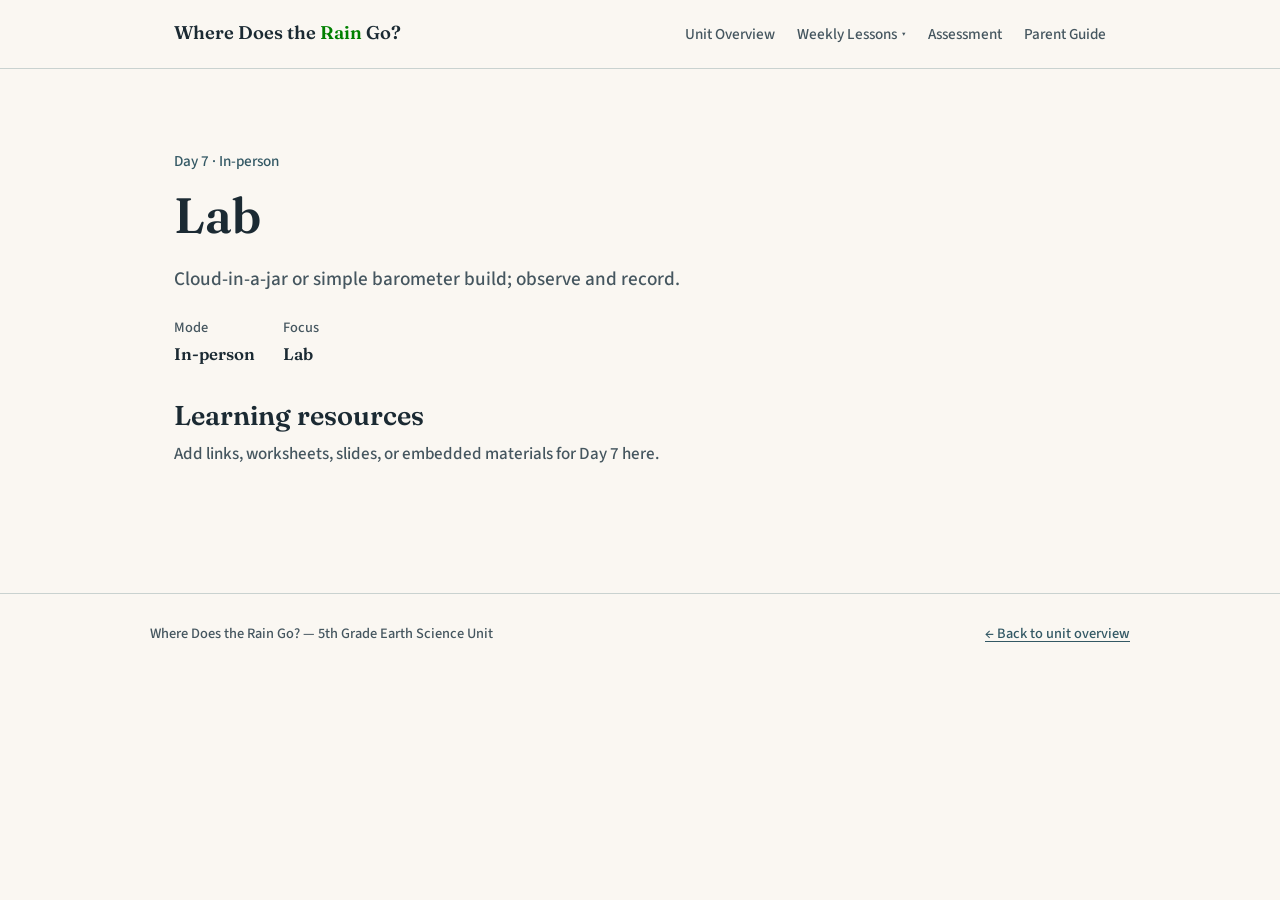
<file: day7-lesson.html>
<!DOCTYPE html>
<html lang="en">
<head>
<meta charset="UTF-8">
<meta name="viewport" content="width=device-width, initial-scale=1.0">
<title>Day 7 · Where Does the Rain Go?</title>
<link rel="stylesheet" href="style.css">
</head>
<body>

<header class="site-header">
  <div class="wrap">
    <a class="mark" href="index.html">Where Does the <span>Rain</span> Go?</a>
    <nav class="site-nav">
      <a href="index.html">Unit Overview</a>
      <details class="nav-dropdown">
        <summary>Weekly Lessons</summary>
        <div class="dropdown-menu">
          <a href="day1-lesson.html">Day 1</a>
          <a href="day2-lesson.html">Day 2</a>
          <a href="day3-lesson.html">Day 3</a>
          <a href="day4-lesson.html">Day 4</a>
          <a href="day5-lesson.html">Day 5</a>
          <a href="day6-lesson.html">Day 6</a>
          <a href="day7-lesson.html" aria-current="page">Day 7</a>
          <a href="day8-lesson.html">Day 8</a>
          <a href="day9-lesson.html">Day 9</a>
          <a href="day10-lesson.html">Day 10</a>
        </div>
      </details>
      <a href="assessment.html">Assessment</a>
      <a href="parent-guide.html">Parent Guide</a>
    </nav>
  </div>
</header>

<main>

  <div class="hero" style="padding-bottom:0;">
    <p class="eyebrow">Day 7 · In-person</p>
    <h1>Lab</h1>
    <p class="lede">Cloud-in-a-jar or simple barometer build; observe and record.</p>
  </div>

  <div class="meta-row">
    <div><span class="k">Mode</span><span class="v">In-person</span></div>
    <div><span class="k">Focus</span><span class="v">Lab</span></div>
  </div>

  <section id="resources">
    <h2>Learning resources</h2>
    <p class="section-lede">Add links, worksheets, slides, or embedded materials for Day 7 here.</p>

    <!--
      Drop resources in below, for example:

      <div class="card-grid">
        <a class="card" href="https://example.com" target="_blank" rel="noopener" style="text-decoration:none;">
          <img class="thumb" src="assets/your-image.jpg" alt="Describe the image">
          <h3>Resource name</h3>
          <p>Short description of what this resource is and how it's used in class.</p>
        </a>
      </div>

      The .thumb class auto-crops any image to a consistent 4:3 size,
      so images of any original size or shape will line up neatly.
    -->

  </section>

</main>

<footer class="site-footer">
  <div class="wrap">
    <span>Where Does the Rain Go? — 5th Grade Earth Science Unit</span>
    <a href="index.html">← Back to unit overview</a>
  </div>
</footer>

</body>
</html>
</file>
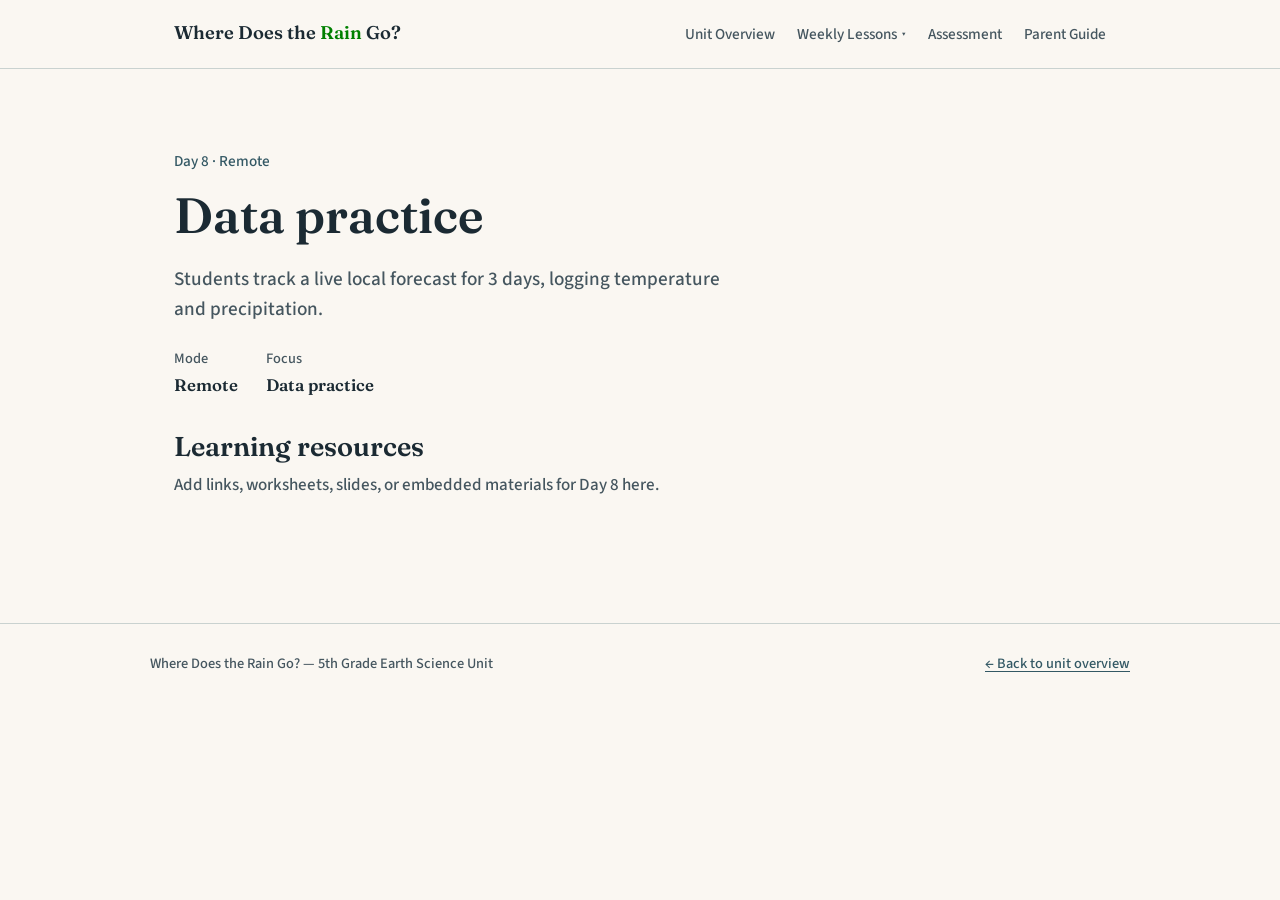
<file: day8-lesson.html>
<!DOCTYPE html>
<html lang="en">
<head>
<meta charset="UTF-8">
<meta name="viewport" content="width=device-width, initial-scale=1.0">
<title>Day 8 · Where Does the Rain Go?</title>
<link rel="stylesheet" href="style.css">
</head>
<body>

<header class="site-header">
  <div class="wrap">
    <a class="mark" href="index.html">Where Does the <span>Rain</span> Go?</a>
    <nav class="site-nav">
      <a href="index.html">Unit Overview</a>
      <details class="nav-dropdown">
        <summary>Weekly Lessons</summary>
        <div class="dropdown-menu">
          <a href="day1-lesson.html">Day 1</a>
          <a href="day2-lesson.html">Day 2</a>
          <a href="day3-lesson.html">Day 3</a>
          <a href="day4-lesson.html">Day 4</a>
          <a href="day5-lesson.html">Day 5</a>
          <a href="day6-lesson.html">Day 6</a>
          <a href="day7-lesson.html">Day 7</a>
          <a href="day8-lesson.html" aria-current="page">Day 8</a>
          <a href="day9-lesson.html">Day 9</a>
          <a href="day10-lesson.html">Day 10</a>
        </div>
      </details>
      <a href="assessment.html">Assessment</a>
      <a href="parent-guide.html">Parent Guide</a>
    </nav>
  </div>
</header>

<main>

  <div class="hero" style="padding-bottom:0;">
    <p class="eyebrow">Day 8 · Remote</p>
    <h1>Data practice</h1>
    <p class="lede">Students track a live local forecast for 3 days, logging temperature and precipitation.</p>
  </div>

  <div class="meta-row">
    <div><span class="k">Mode</span><span class="v">Remote</span></div>
    <div><span class="k">Focus</span><span class="v">Data practice</span></div>
  </div>

  <section id="resources">
    <h2>Learning resources</h2>
    <p class="section-lede">Add links, worksheets, slides, or embedded materials for Day 8 here.</p>

    <!--
      Drop resources in below, for example:

      <div class="card-grid">
        <a class="card" href="https://example.com" target="_blank" rel="noopener" style="text-decoration:none;">
          <img class="thumb" src="assets/your-image.jpg" alt="Describe the image">
          <h3>Resource name</h3>
          <p>Short description of what this resource is and how it's used in class.</p>
        </a>
      </div>

      The .thumb class auto-crops any image to a consistent 4:3 size,
      so images of any original size or shape will line up neatly.
    -->

  </section>

</main>

<footer class="site-footer">
  <div class="wrap">
    <span>Where Does the Rain Go? — 5th Grade Earth Science Unit</span>
    <a href="index.html">← Back to unit overview</a>
  </div>
</footer>

</body>
</html>
</file>
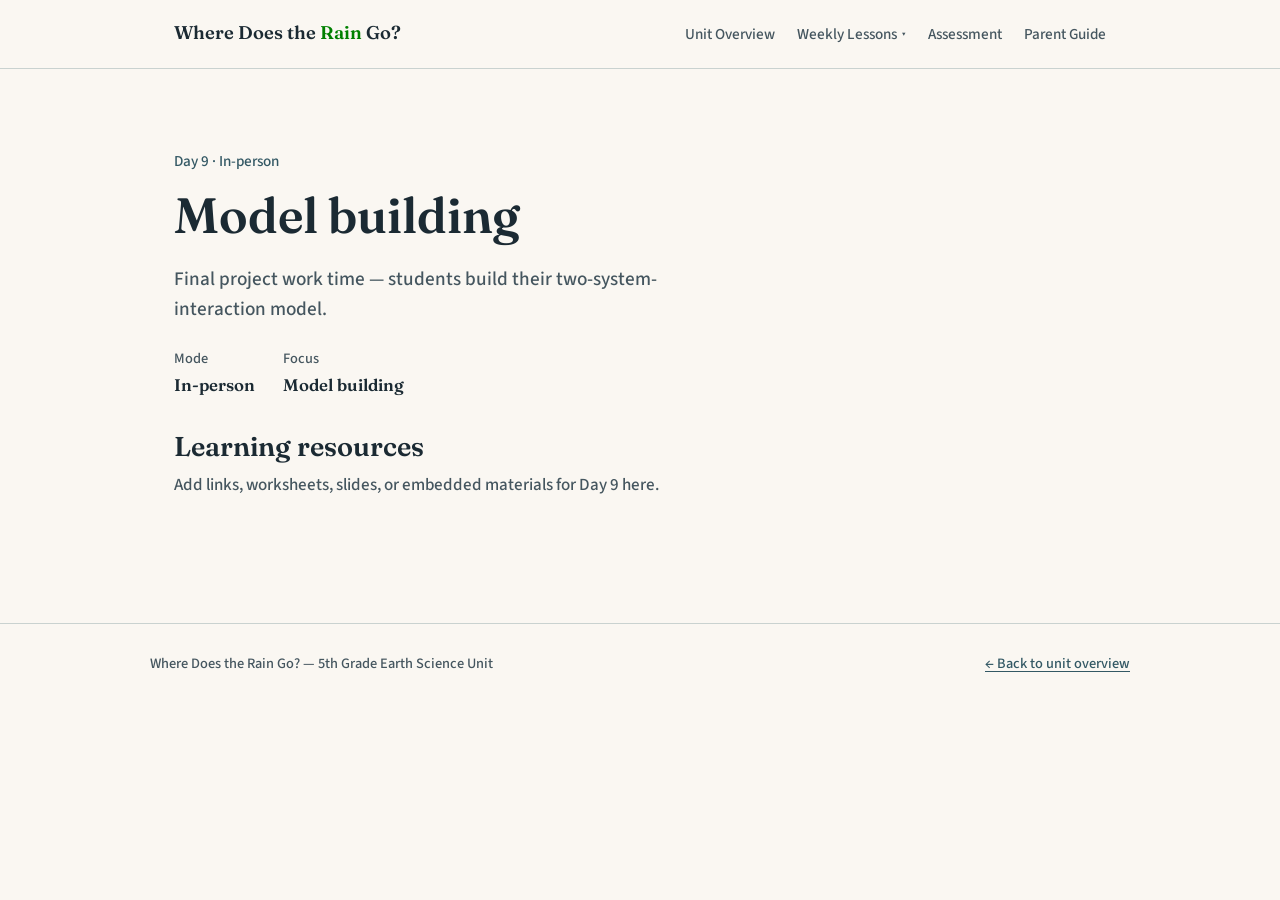
<file: day9-lesson.html>
<!DOCTYPE html>
<html lang="en">
<head>
<meta charset="UTF-8">
<meta name="viewport" content="width=device-width, initial-scale=1.0">
<title>Day 9 · Where Does the Rain Go?</title>
<link rel="stylesheet" href="style.css">
</head>
<body>

<header class="site-header">
  <div class="wrap">
    <a class="mark" href="index.html">Where Does the <span>Rain</span> Go?</a>
    <nav class="site-nav">
      <a href="index.html">Unit Overview</a>
      <details class="nav-dropdown">
        <summary>Weekly Lessons</summary>
        <div class="dropdown-menu">
          <a href="day1-lesson.html">Day 1</a>
          <a href="day2-lesson.html">Day 2</a>
          <a href="day3-lesson.html">Day 3</a>
          <a href="day4-lesson.html">Day 4</a>
          <a href="day5-lesson.html">Day 5</a>
          <a href="day6-lesson.html">Day 6</a>
          <a href="day7-lesson.html">Day 7</a>
          <a href="day8-lesson.html">Day 8</a>
          <a href="day9-lesson.html" aria-current="page">Day 9</a>
          <a href="day10-lesson.html">Day 10</a>
        </div>
      </details>
      <a href="assessment.html">Assessment</a>
      <a href="parent-guide.html">Parent Guide</a>
    </nav>
  </div>
</header>

<main>

  <div class="hero" style="padding-bottom:0;">
    <p class="eyebrow">Day 9 · In-person</p>
    <h1>Model building</h1>
    <p class="lede">Final project work time — students build their two-system-interaction model.</p>
  </div>

  <div class="meta-row">
    <div><span class="k">Mode</span><span class="v">In-person</span></div>
    <div><span class="k">Focus</span><span class="v">Model building</span></div>
  </div>

  <section id="resources">
    <h2>Learning resources</h2>
    <p class="section-lede">Add links, worksheets, slides, or embedded materials for Day 9 here.</p>

    <!--
      Drop resources in below, for example:

      <div class="card-grid">
        <a class="card" href="https://example.com" target="_blank" rel="noopener" style="text-decoration:none;">
          <img class="thumb" src="assets/your-image.jpg" alt="Describe the image">
          <h3>Resource name</h3>
          <p>Short description of what this resource is and how it's used in class.</p>
        </a>
      </div>

      The .thumb class auto-crops any image to a consistent 4:3 size,
      so images of any original size or shape will line up neatly.
    -->

  </section>

</main>

<footer class="site-footer">
  <div class="wrap">
    <span>Where Does the Rain Go? — 5th Grade Earth Science Unit</span>
    <a href="index.html">← Back to unit overview</a>
  </div>
</footer>

</body>
</html>
</file>
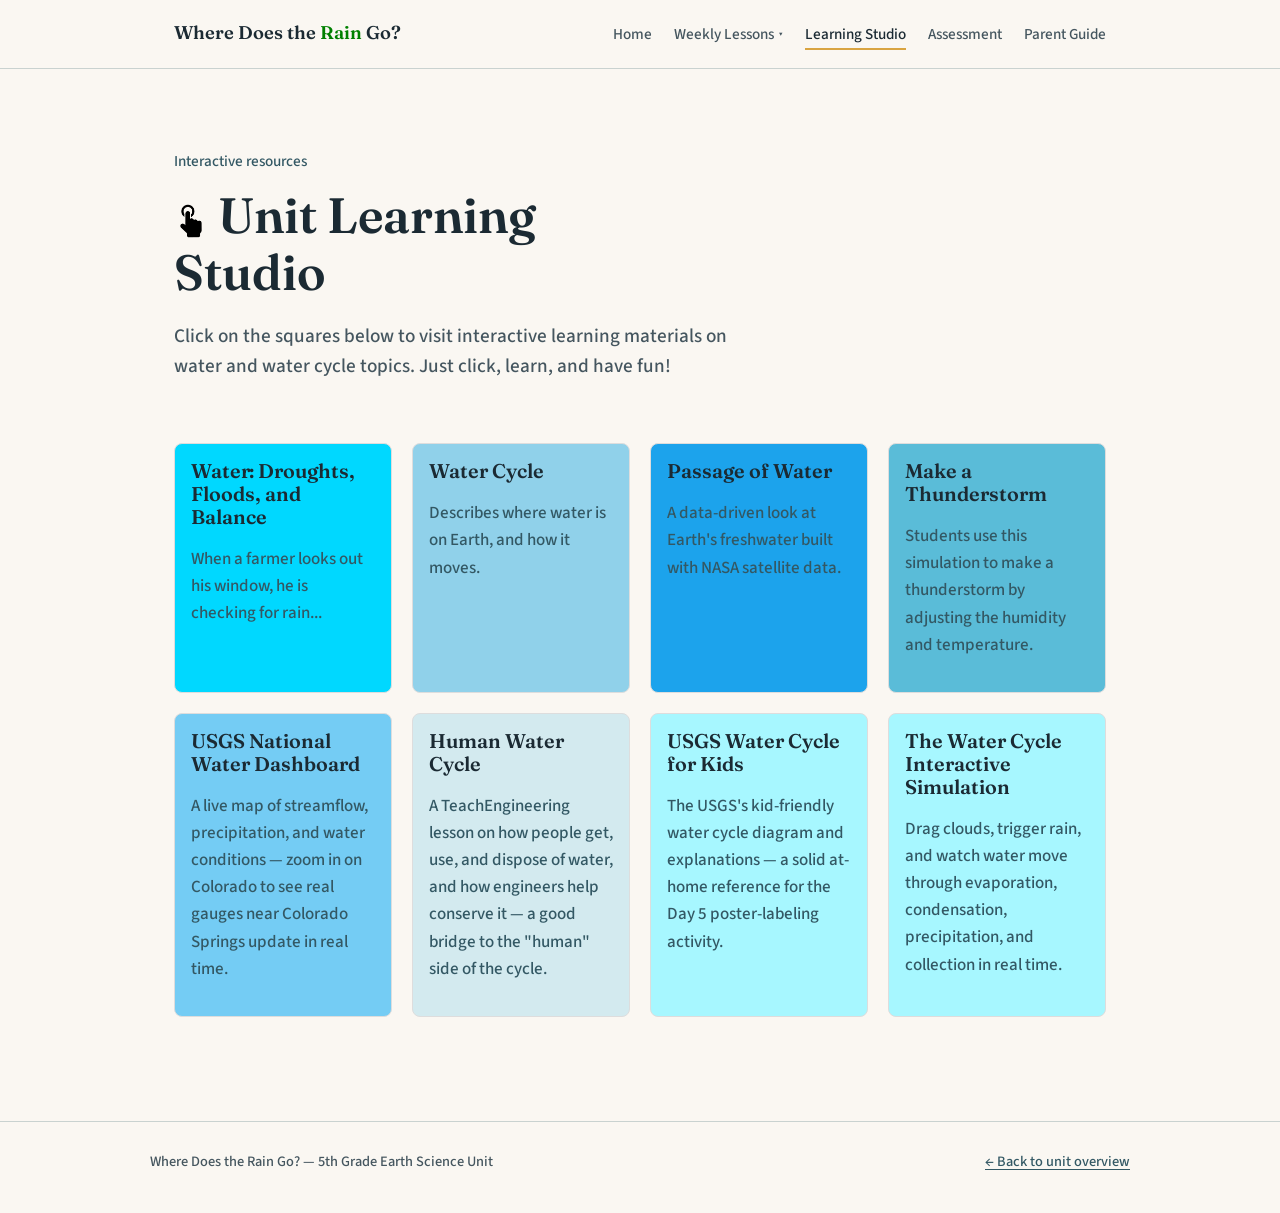
<file: learning-studio.html>
<!DOCTYPE html>
<html lang="en">
<head>
<meta charset="UTF-8">
<meta name="viewport" content="width=device-width, initial-scale=1.0">
<title>Unit Learning Studio · Where Does the Rain Go?</title>
<meta name="description" content="Interactive water cycle learning materials for 5th grade students — simulations, videos, and activities.">
<link rel="stylesheet" href="style.css">
</head>
<body>

<header class="site-header">
  <div class="wrap">
    <a class="mark" href="index.html">Where Does the <span>Rain</span> Go?</a>
    <nav class="site-nav">
      <a href="index.html">Home</a>
      <details class="nav-dropdown">
        <summary>Weekly Lessons</summary>
        <div class="dropdown-menu">
          <a href="day1-lesson.html">Day 1</a>
          <a href="day2-lesson.html">Day 2</a>
          <a href="day3-lesson.html">Day 3</a>
          <a href="day4-lesson.html">Day 4</a>
          <a href="day5-lesson.html">Day 5</a>
          <a href="day6-lesson.html">Day 6</a>
          <a href="day7-lesson.html">Day 7</a>
          <a href="day8-lesson.html">Day 8</a>
          <a href="day9-lesson.html">Day 9</a>
          <a href="day10-lesson.html">Day 10</a>
        </div>
      </details>
      <a href="learning-studio.html" aria-current="page">Learning Studio</a>
      <a href="assessment.html">Assessment</a>
      <a href="parent-guide.html">Parent Guide</a>
    </nav>
  </div>
</header>

<main>
  <div class="hero" style="padding-bottom:0;">
    <p class="eyebrow">Interactive resources</p>
    <h1><img src="assets/icons8-interactive-67.png" alt="" width="34" height="34" style="vertical-align:middle; margin-right:10px;">Unit Learning Studio</h1>
    <p class="lede">Click on the squares below to visit interactive learning materials on water and water cycle topics. Just click, learn, and have fun!</p>
  </div>

  <section>
    <div class="card-grid" style="margin-top:18px;">
      <a class="card" href="https://artsandculture.google.com/story/xQWBUJYaNHGDDA" target="_blank" rel="noopener" style="text-decoration:none; background:#00d8ff;">
        <h3>Water: Droughts, Floods, and Balance</h3>
        <p>When a farmer looks out his window, he is checking for rain...</p>
      </a>
      <a class="card" href="https://www.usgs.gov/water-science-school/water-cycle" target="_blank" rel="noopener" style="text-decoration:none; background:#90d1ea;">
        <h3>Water Cycle</h3>
        <p>Describes where water is on Earth, and how it moves.</p>
      </a>
      <a class="card" href="https://artsandculture.google.com/experiment/passage-of-water/dAElpEyEjuE9XQ?hl=en" target="_blank" rel="noopener" style="text-decoration:none; background:#1ca3ec;">
        <h3>Passage of Water</h3>
        <p>A data-driven look at Earth's freshwater built with NASA satellite data.</p>
      </a>
      <a class="card" href="https://scied.ucar.edu/interactive/make-thunderstorm" target="_blank" rel="noopener" style="text-decoration:none; background:#5abcd8;">
       <h3>Make a Thunderstorm</h3>
       <p>Students use this simulation to make a thunderstorm by adjusting the humidity and temperature.</p>
      </a>
      <a class="card" href="https://dashboard.waterdata.usgs.gov/" target="_blank" rel="noopener" style="text-decoration:none; background:#74ccf4;">
        <h3>USGS National Water Dashboard</h3>
        <p>A live map of streamflow, precipitation, and water conditions — zoom in on Colorado to see real gauges near Colorado Springs update in real time.</p>
      </a>
      <a class="card" href="https://www.teachengineering.org/lessons/cub_humanwatercycle_lesson01" target="_blank" rel="noopener" style="text-decoration:none; background:#d3eaef;">
        <h3>Human Water Cycle</h3>
        <p>A TeachEngineering lesson on how people get, use, and dispose of water, and how engineers help conserve it — a good bridge to the "human" side of the cycle.</p>
      </a>
      <a class="card" href="https://water.usgs.gov/edu/watercycle-kids-beg.html" target="_blank" rel="noopener" style="text-decoration:none; background:#A7F7FF;">
        <h3>USGS Water Cycle for Kids</h3>
        <p>The USGS's kid-friendly water cycle diagram and explanations — a solid at-home reference for the Day 5 poster-labeling activity.</p>
      </a>
      <a class="card" href="https://kiwibee.io/en/simulations/the-water-cycle-simulation" target="_blank" rel="noopener" style="text-decoration:none; background:#A7F7FF;">
        <h3>The Water Cycle Interactive Simulation</h3>
        <p>Drag clouds, trigger rain, and watch water move through evaporation, condensation, precipitation, and collection in real time.</p>
      </a>
    </div>
  </section>
</main>

<footer class="site-footer">
  <div class="wrap">
    <span>Where Does the Rain Go? — 5th Grade Earth Science Unit</span>
    <a href="index.html">← Back to unit overview</a>
  </div>
</footer>

</body>
</html>
</file>
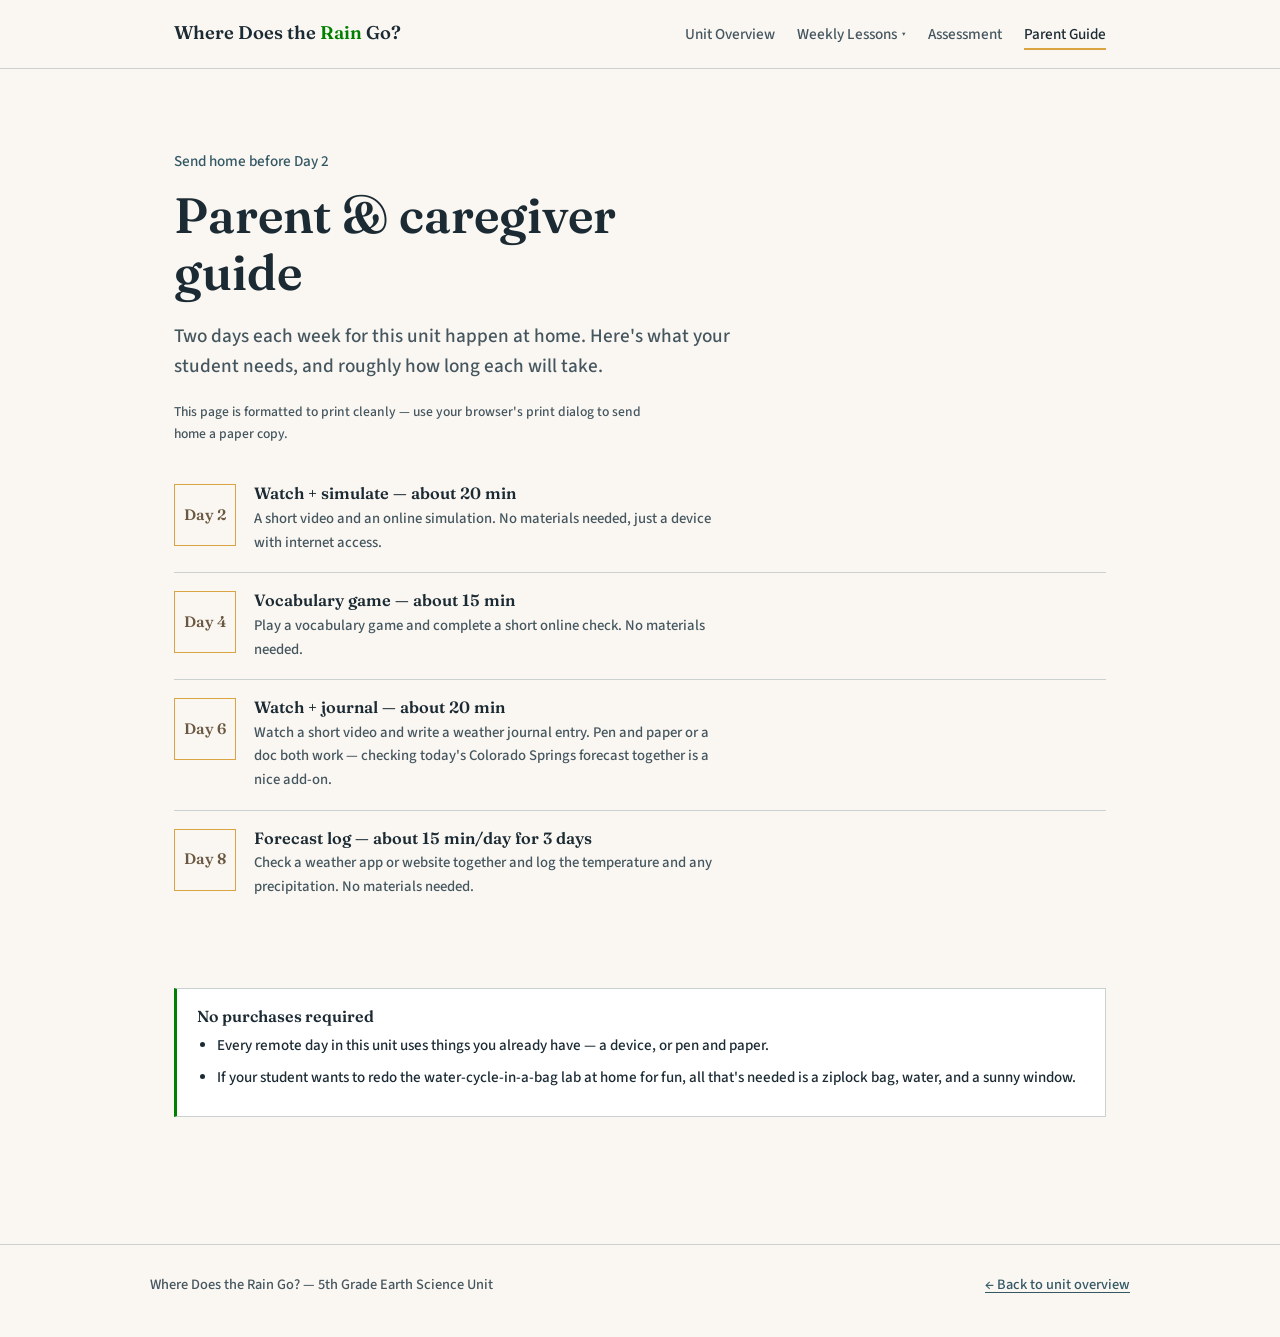
<file: parent-guide.html>
<!DOCTYPE html>
<html lang="en">
<head>
<meta charset="UTF-8">
<meta name="viewport" content="width=device-width, initial-scale=1.0">
<title>Parent Guide · Where Does the Rain Go?</title>
<link rel="stylesheet" href="style.css">
</head>
<body>

<header class="site-header no-print">
  <div class="wrap">
    <a class="mark" href="index.html">Where Does the <span>Rain</span> Go?</a>
    <nav class="site-nav">
      <a href="index.html">Unit Overview</a>
      <details class="nav-dropdown">
        <summary>Weekly Lessons</summary>
        <div class="dropdown-menu">
          <a href="day1-lesson.html">Day 1</a>
          <a href="day2-lesson.html">Day 2</a>
          <a href="day3-lesson.html">Day 3</a>
          <a href="day4-lesson.html">Day 4</a>
          <a href="day5-lesson.html">Day 5</a>
          <a href="day6-lesson.html">Day 6</a>
          <a href="day7-lesson.html">Day 7</a>
          <a href="day8-lesson.html">Day 8</a>
          <a href="day9-lesson.html">Day 9</a>
          <a href="day10-lesson.html">Day 10</a>
        </div>
      </details>
      <a href="assessment.html">Assessment</a>
      <a href="parent-guide.html" aria-current="page">Parent Guide</a>
    </nav>
  </div>
</header>

<main>

  <div class="hero" style="padding-bottom:0;">
    <p class="eyebrow">Send home before Day 2</p>
    <h1>Parent &amp; caregiver guide</h1>
    <p class="lede">Two days each week for this unit happen at home. Here's what your student needs, and roughly how long each will take.</p>
    <p class="print-note no-print">This page is formatted to print cleanly — use your browser's print dialog to send home a paper copy.</p>
  </div>

  <section id="home-days" style="border-top:none; padding-top:8px;">
    <div class="home-day">
      <div class="badge">Day 2</div>
      <div>
        <h3>Watch + simulate — about 20 min</h3>
        <p>A short video and an online simulation. No materials needed, just a device with internet access.</p>
      </div>
    </div>

    <div class="home-day">
      <div class="badge">Day 4</div>
      <div>
        <h3>Vocabulary game — about 15 min</h3>
        <p>Play a vocabulary game and complete a short online check. No materials needed.</p>
      </div>
    </div>

    <div class="home-day">
      <div class="badge">Day 6</div>
      <div>
        <h3>Watch + journal — about 20 min</h3>
        <p>Watch a short video and write a weather journal entry. Pen and paper or a doc both work — checking today's Colorado Springs forecast together is a nice add-on.</p>
      </div>
    </div>

    <div class="home-day" style="border-bottom:none;">
      <div class="badge">Day 8</div>
      <div>
        <h3>Forecast log — about 15 min/day for 3 days</h3>
        <p>Check a weather app or website together and log the temperature and any precipitation. No materials needed.</p>
      </div>
    </div>
  </section>

  <section id="note">
    <div class="callout" style="border-left-color: var(--rain);">
      <h3>No purchases required</h3>
      <ul>
        <li>Every remote day in this unit uses things you already have — a device, or pen and paper.</li>
        <li>If your student wants to redo the water-cycle-in-a-bag lab at home for fun, all that's needed is a ziplock bag, water, and a sunny window.</li>
      </ul>
    </div>
  </section>

</main>

<footer class="site-footer no-print">
  <div class="wrap">
    <span>Where Does the Rain Go? — 5th Grade Earth Science Unit</span>
    <a href="index.html">← Back to unit overview</a>
  </div>
</footer>

</body>
</html>
</file>
<file: style.css>
@import url('https://fonts.googleapis.com/css2?family=Fraunces:opsz,wght@9..144,400;9..144,500;9..144,600;9..144,700&family=Source+Sans+3:wght@400;500;600;700&display=swap');

:root {
  --ink: #1B2A33;
  --ink-soft: #45565f;
  --paper: #FAF7F2;
  --paper-raised: #FFFFFF;
  --rain: #008000;
  --rain-deep: #335864;
  --sun: #D9A441;
  --soil: #6B5842;
  --line: #C9D2D0;
  --max: 760px;
}

* { box-sizing: border-box; }

html { scroll-behavior: smooth; }

body {
  margin: 0;
  background: var(--paper);
  color: var(--ink);
  font-family: 'Source Sans 3', system-ui, sans-serif;
  font-size: 17px;
  font-weight: 500;
  line-height: 1.6;
  -webkit-font-smoothing: antialiased;
}

h1, h2, h3, .display {
  font-family: 'Fraunces', Georgia, serif;
  font-weight: 600;
  line-height: 1.15;
  color: var(--ink);
  margin: 0 0 0.4em;
}

a { color: var(--rain-deep); text-decoration-thickness: 1px; text-underline-offset: 3px; }
a:hover { color: var(--sun); }
a:focus-visible, button:focus-visible { outline: 2px solid var(--rain); outline-offset: 3px; }

p { max-width: 68ch; }

/* ---- Site chrome ---- */
.site-header {
  border-bottom: 1px solid var(--line);
  background: var(--paper);
  position: sticky;
  top: 0;
  z-index: 10;
}
.site-header .wrap {
  max-width: 980px;
  margin: 0 auto;
  padding: 18px 24px;
  display: flex;
  align-items: baseline;
  justify-content: space-between;
  gap: 24px;
  flex-wrap: wrap;
}
.site-header .mark {
  font-family: 'Fraunces', serif;
  font-weight: 600;
  font-size: 1.15rem;
  color: var(--ink);
  text-decoration: none;
}
.site-header .mark:hover { color: var(--ink); }
.site-header .mark span { color: var(--rain); }
.site-nav { display: flex; gap: 22px; flex-wrap: wrap; }
.site-nav a {
  font-size: 0.95rem;
  color: var(--ink-soft);
  text-decoration: none;
  border-bottom: 2px solid transparent;
  padding-bottom: 2px;
}
.site-nav a:hover, .site-nav a[aria-current="page"] {
  color: var(--ink);
  border-bottom-color: var(--sun);
}

.nav-dropdown {
  position: relative;
}
.nav-dropdown summary {
  font-size: 0.95rem;
  color: var(--ink-soft);
  cursor: pointer;
  list-style: none;
  border-bottom: 2px solid transparent;
  padding-bottom: 2px;
  display: flex;
  align-items: center;
  gap: 5px;
}
.nav-dropdown summary::-webkit-details-marker { display: none; }
.nav-dropdown summary::after {
  content: "▾";
  font-size: 0.7rem;
  color: var(--ink-soft);
}
.nav-dropdown:hover summary,
.nav-dropdown[open] summary {
  color: var(--ink);
  border-bottom-color: var(--sun);
}
.nav-dropdown .dropdown-menu {
  position: absolute;
  top: calc(100% + 10px);
  left: 0;
  background: var(--paper-raised);
  border: 1px solid var(--line);
  min-width: 180px;
  padding: 8px 0;
  box-shadow: 0 6px 18px rgba(27,42,51,0.12);
  z-index: 20;
}
.nav-dropdown .dropdown-menu a {
  display: block;
  padding: 8px 16px;
  font-size: 0.9rem;
  color: var(--ink-soft);
  text-decoration: none;
  border-bottom: none;
}
.nav-dropdown .dropdown-menu a:hover,
.nav-dropdown .dropdown-menu a[aria-current="page"] {
  color: var(--ink);
  background: var(--paper);
}

main { max-width: 980px; margin: 0 auto; padding: 0 24px; }

.site-footer {
  border-top: 1px solid var(--line);
  margin-top: 80px;
  padding: 28px 24px 40px;
}
.site-footer .wrap {
  max-width: 980px;
  margin: 0 auto;
  display: flex;
  justify-content: space-between;
  gap: 16px;
  flex-wrap: wrap;
  font-size: 0.9rem;
  color: var(--ink-soft);
}

/* ---- Hero ---- */
.hero {
  padding: 64px 0 40px;
  max-width: var(--max);
}
.hero .eyebrow {
  color: var(--rain-deep);
  font-size: 0.95rem;
  margin-bottom: 14px;
}
.hero h1 {
  font-size: clamp(2.1rem, 4.5vw, 3.1rem);
  max-width: 14ch;
}
.hero .lede {
  font-size: 1.2rem;
  color: var(--ink-soft);
  max-width: 56ch;
  margin-top: 18px;
}
.standard {
  margin-top: 28px;
  padding: 16px 20px;
  background: var(--paper-raised);
  border-left: 3px solid var(--rain);
  max-width: 60ch;
  font-size: 0.98rem;
  color: var(--ink-soft);
}
.standard strong { color: var(--ink); }

/* ---- Rain scene banner ---- */
.hero + .rain-scene {
  margin-top: -28px;
}
.hero-flex {
  display: flex;
  flex-direction: column;
  gap: 20px;
  max-width: 980px;
  margin-top: -28px;
}
.hero-flex .rain-scene {
  max-width: 380px;
  margin: 0;
}
.hero-flex .focus-content {
  padding-top: 6px;
}
.hero-flex .focus-content > *:last-child {
  margin-bottom: 0;
}
.rain-scene {
  position: relative;
  width: 100%;
  max-width: var(--max);
  aspect-ratio: 16 / 9;
  overflow: hidden;
  margin: 0 0 12px;
  background: #1B2A33;
  border-radius: 26px;
  border: 7px solid var(--sun);
  box-shadow:
    0 5px 0 rgba(107, 88, 66, 0.18),
    0 14px 28px rgba(27, 42, 51, 0.18);
}
.rain-scene img {
  position: absolute;
  inset: 0;
  width: 100%;
  height: 100%;
  object-fit: cover;
  display: block;
}
.rain-scene .drops {
  position: absolute;
  inset: 0;
  pointer-events: none;
}
.rain-scene .drop {
  position: absolute;
  top: -10%;
  width: 2px;
  height: 40px;
  background: linear-gradient(to bottom, rgba(255,255,255,0), rgba(255,255,255,0.75));
  animation-name: fall;
  animation-timing-function: linear;
  animation-iteration-count: infinite;
}
@keyframes fall {
  0%   { transform: translateY(-10%); opacity: 0; }
  10%  { opacity: 1; }
  100% { transform: translateY(650%); opacity: 0.4; }
}
.scene-credit {
  font-size: 0.75rem;
  color: var(--ink-soft);
  margin: 0 0 1.6em;
}
.scene-credit a { color: var(--ink-soft); }

@media (prefers-reduced-motion: reduce) {
  .rain-scene .drop { animation: none; opacity: 0; }
}

/* ---- Section ---- */
section { padding: 24px 0; }
section h2 { font-size: 1.7rem; margin-bottom: 0.6em; }
.section-lede {
  color: var(--ink-soft);
  max-width: 80ch; /* was 60ch */
  margin-top: -0.4em;
  margin-bottom: 1.2em;
}
@media (max-width: 600px) {
  section {
    padding: 20px 16px;
    margin: 0;
  }
  .hero {
    padding: 32px 0 20px;
  }
  .weeks {
    gap: 16px;
  }
}
/* ---- Toolkit strip ---- */
.toolkit {
  display: flex;
  align-items: center;
  gap: 16px;
  padding: 18px 22px;
  background: var(--paper-raised);
  border: 1px solid var(--line);
  max-width: 62ch;
  flex-wrap: wrap;
}
.toolkit .label { font-size: 0.85rem; color: var(--ink-soft); }
.toolkit strong { font-family: 'Fraunces', serif; font-weight: 600; }

/* ---- Two-week schedule strip ---- */
.weeks { display: flex; flex-direction: column; gap: 28px; }
.week-label {
  font-family: 'Fraunces', serif;
  font-size: 0.95rem;
  color: var(--rain-deep);
  margin-bottom: 10px;
}
.week-row {
  display: grid;
  grid-template-columns: repeat(5, 1fr);
  gap: 10px;
}
.day-card {
  border: 1px solid var(--line);
  background: var(--paper-raised);
  padding: 14px 12px;
  min-height: 148px;
  display: flex;
  flex-direction: column;
  gap: 8px;
  position: relative;
}
.day-card.in-person { border-top: 5px solid var(--rain); }
.day-card.remote { border-top: 5px solid var(--sun); }
.day-num {
  font-family: 'Fraunces', serif;
  font-size: 1.3rem;
  font-weight: 600;
}
.day-mode {
  font-size: 0.72rem;
  color: var(--ink-soft);
  text-transform: none;
}
.day-focus { font-size: 0.82rem; font-weight: 600; }
.day-activity { font-size: 0.8rem; color: var(--ink-soft); line-height: 1.45; }
.day-card a.day-link {
  margin-top: auto;
  font-size: 0.80rem;
  text-decoration: none;
  color: var(--rain-deep);
  border-bottom: 1px solid var(--rain);
  width: fit-content;
}
.legend { display: flex; gap: 22px; margin-top: 16px; font-size: 0.85rem; color: var(--ink-soft); }
.legend span { display: inline-flex; align-items: center; gap: 7px; }
.legend .swatch { width: 12px; height: 12px; display: inline-block; }
.legend .swatch.in-person { background: var(--rain); }
.legend .swatch.remote { background: var(--sun); }

@media (max-width: 760px) {
  .week-row { grid-template-columns: 1fr 1fr; }
}
@media (max-width: 460px) {
  .week-row { grid-template-columns: 1fr; }
}

/* ---- Cards / grid ---- */
.card {
  display: block;
  padding: 16px;
  border: 1px solid var(--border-color, #ddd);
  border-radius: 8px;
  background: var(--card-bg, #fff);
}
.card-grid {
  display: grid;
  grid-template-columns: repeat(4, 1fr);
  gap: 20px;
}

@media (max-width: 900px) {
  .card-grid {
    grid-template-columns: repeat(2, 1fr);
  }
}

@media (max-width: 500px) {
  .card-grid {
    grid-template-columns: 1fr;
  }
}

/* ---- Video embed ---- */
.video-embed {
  position: relative;
  width: 100%;
  max-width: 560px;
  aspect-ratio: 16 / 9;
}
.video-embed iframe {
  position: absolute;
  inset: 0;
  width: 100%;
  height: 100%;
  border: 0;
}

/* ---- Tables ---- */
table { width: 100%; border-collapse: collapse; margin: 1.2em 0; }
th, td {
  text-align: left;
  padding: 10px 12px;
  border-bottom: 1px solid var(--line);
  font-size: 0.94rem;
  vertical-align: top;
}
th { font-family: 'Fraunces', serif; font-weight: 600; color: var(--ink); background: transparent; border-bottom: 2px solid var(--ink); }
tbody tr:hover { background: rgba(75,123,140,0.06); }

/* ---- Lesson plan specifics ---- */
.meta-row { display: flex; gap: 28px; flex-wrap: wrap; margin: 22px 0 8px; }
.meta-row div { font-size: 0.9rem; }
.meta-row .k { color: var(--ink-soft); display: block; margin-bottom: 2px; }
.meta-row .v { font-family: 'Fraunces', serif; font-weight: 600; font-size: 1.05rem; }

.timing-list { list-style: none; margin: 0; padding: 0; }
.timing-list li {
  display: grid;
  grid-template-columns: 74px 1fr;
  gap: 16px;
  padding: 12px 0;
  border-bottom: 1px solid var(--line);
}
.timing-list .time { color: var(--rain-deep); font-weight: 600; font-size: 0.88rem; }

.steps { padding-left: 0; list-style: none; counter-reset: step; }
.steps li {
  counter-increment: step;
  position: relative;
  padding-left: 42px;
  margin-bottom: 18px;
}
.steps li::before {
  content: counter(step);
  position: absolute;
  left: 0; top: 0;
  width: 28px; height: 28px;
  border: 1px solid var(--rain);
  color: var(--rain-deep);
  font-family: 'Fraunces', serif;
  font-weight: 600;
  font-size: 0.9rem;
  display: flex; align-items: center; justify-content: center;
}
.steps strong { color: var(--ink); }

.callout {
  background: var(--paper-raised);
  border: 1px solid var(--line);
  border-left: 3px solid var(--soil);
  padding: 18px 20px;
  margin: 1.4em 0;
}
.callout h3 { font-size: 1rem; margin-bottom: 0.5em; }
.callout ul { margin: 0; padding-left: 20px; font-size: 0.94rem; }
.callout li { margin-bottom: 8px; }

/* ---- Rubric ---- */
.rubric-table th, .rubric-table td { font-size: 0.88rem; }
.rubric-table th.score { text-align: center; }
.rubric-table td.score-cell { text-align: left; }
.score-pill {
  display: inline-block;
  font-size: 0.72rem;
  font-weight: 600;
  color: var(--rain-deep);
  margin-bottom: 4px;
}

/* ---- Parent guide ---- */
.home-day {
  display: flex;
  gap: 18px;
  padding: 18px 0;
  border-bottom: 1px solid var(--line);
}
.home-day .badge {
  flex: 0 0 auto;
  width: 62px; height: 62px;
  border: 1px solid var(--sun);
  color: var(--soil);
  display: flex; align-items: center; justify-content: center;
  font-family: 'Fraunces', serif;
  font-weight: 600;
  font-size: 0.95rem;
  text-align: center;
  line-height: 1.1;
}
.home-day h3 { font-size: 1.02rem; margin-bottom: 4px; }
.home-day p { font-size: 0.92rem; color: var(--ink-soft); margin: 0; }

.print-note { font-size: 0.85rem; color: var(--ink-soft); margin-top: 6px; }

@media print {
  .site-header, .site-footer, .no-print { display: none !important; }
  body { background: #fff; }
  a { color: inherit; text-decoration: none; }
}
</file>
